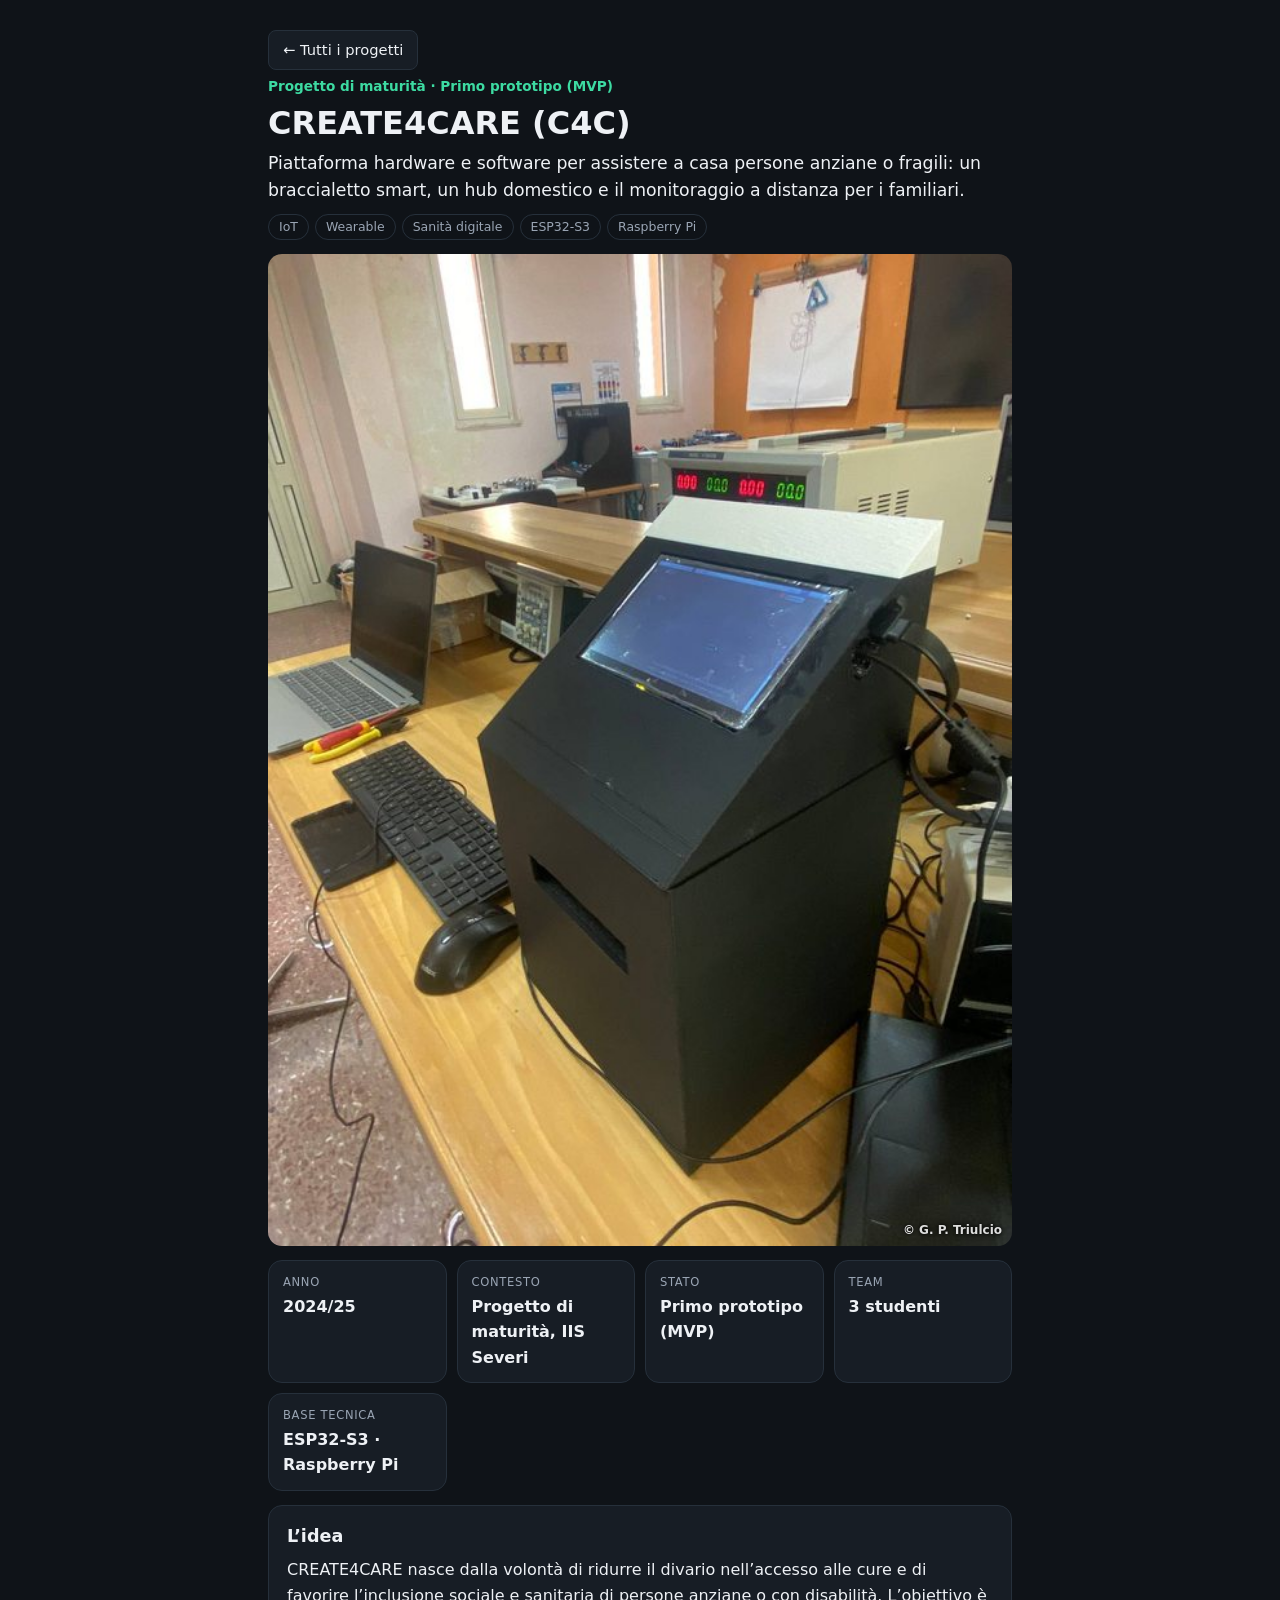
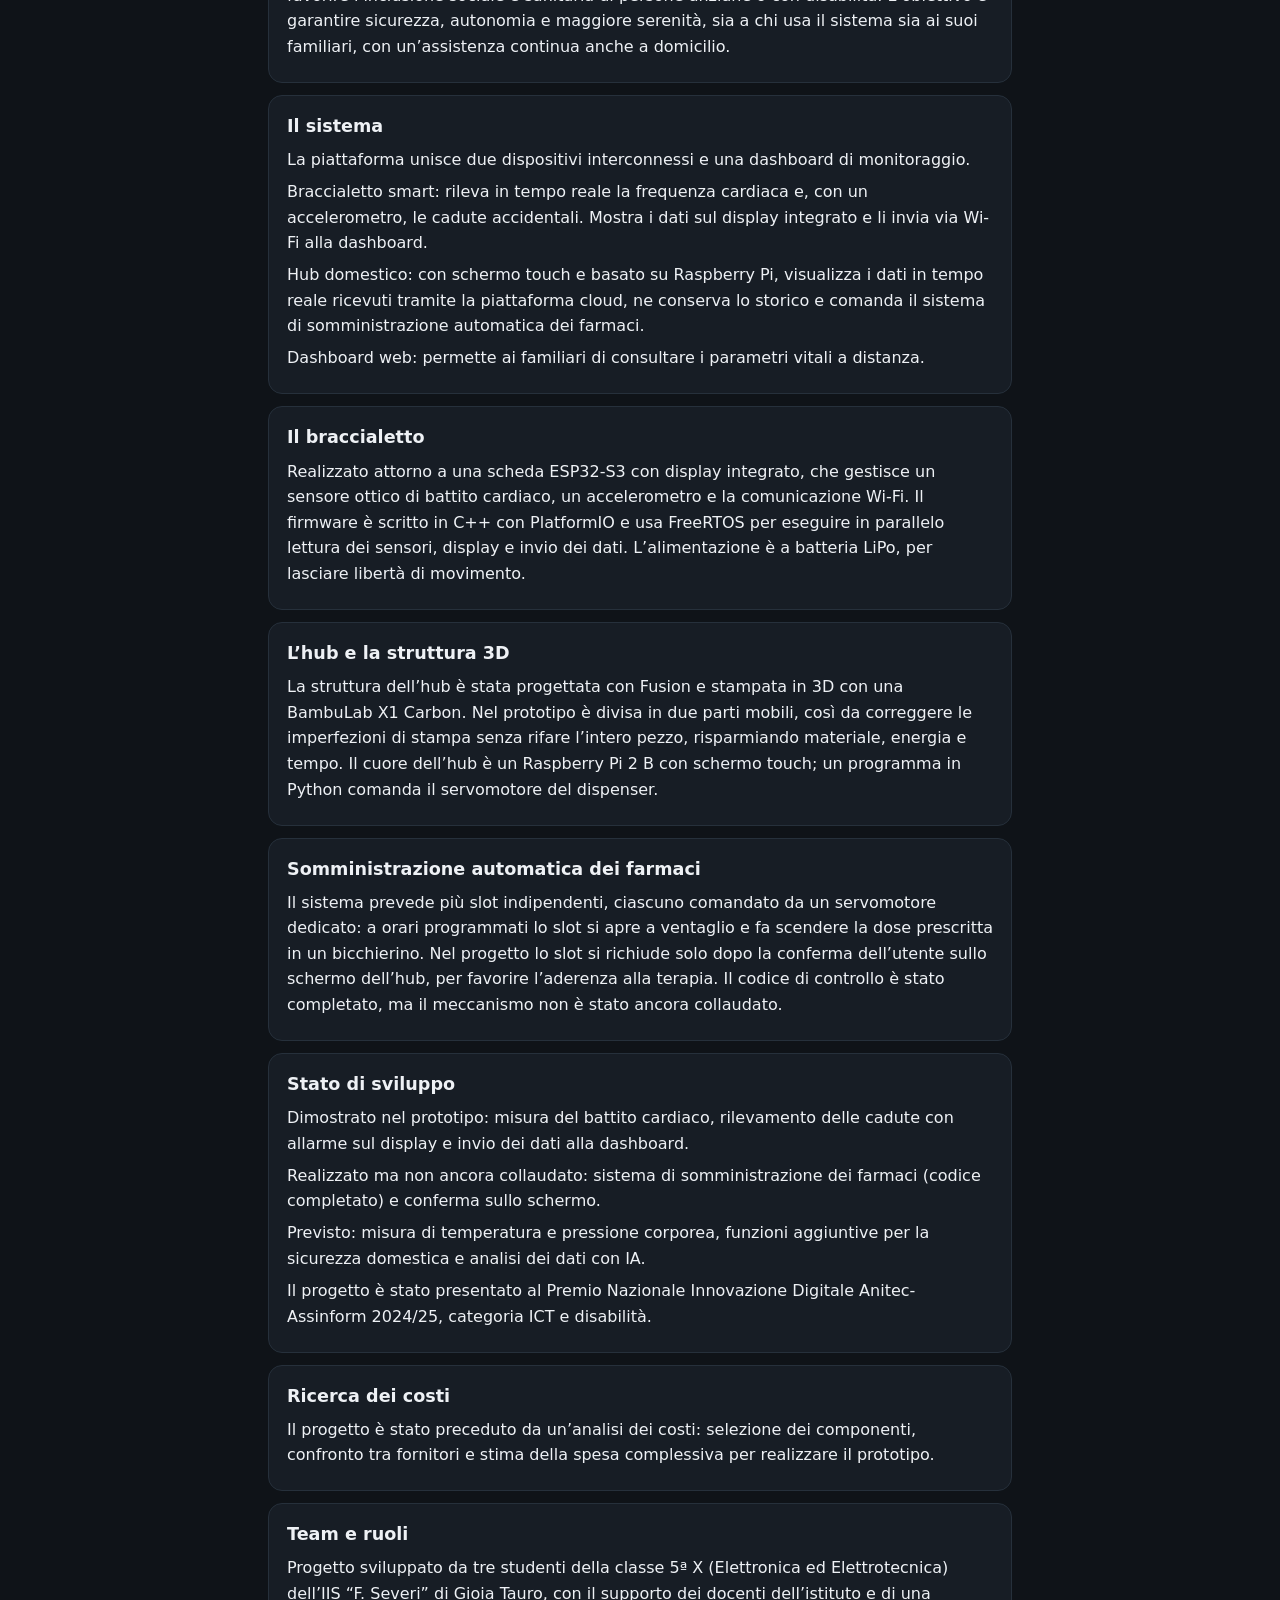
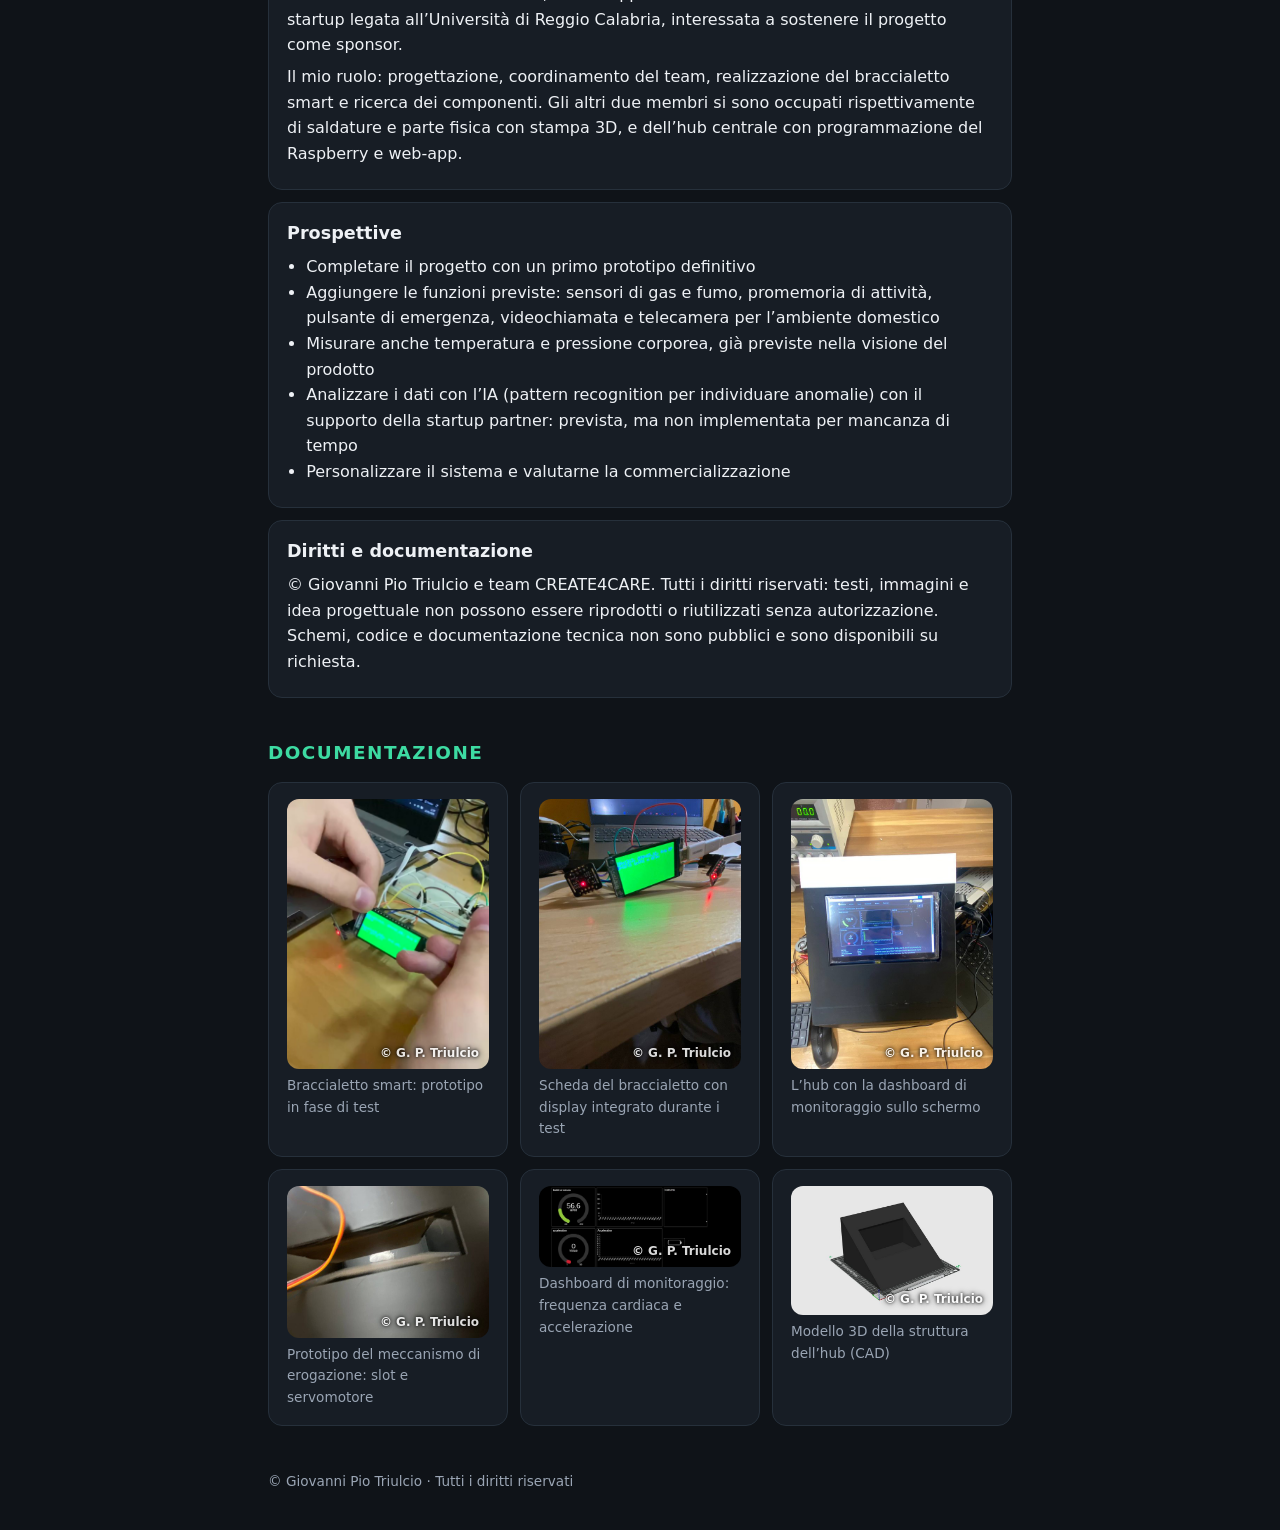
<file: create4care.html>
<!DOCTYPE html>
<html lang="it"><head><meta charset="utf-8"><meta name="viewport" content="width=device-width, initial-scale=1, viewport-fit=cover"><title>CREATE4CARE (C4C) – Giovanni Pio Triulcio</title><meta name="description" content="Piattaforma hardware e software per assistere a casa persone anziane o fragili: un braccialetto smart, un hub domestico e il monitoraggio a distanza per i familiari."><meta name="theme-color" content="#0a7d5a"><meta property="og:title" content="CREATE4CARE (C4C) – Giovanni Pio Triulcio"><meta property="og:description" content="Piattaforma hardware e software per assistere a casa persone anziane o fragili: un braccialetto smart, un hub domestico e il monitoraggio a distanza per i familiari."><meta property="og:type" content="website"><meta property="og:locale" content="it_IT"><link rel="icon" href="data:image/svg+xml,%3Csvg xmlns=%22http://www.w3.org/2000/svg%22 viewBox=%220 0 100 100%22%3E%3Ctext y=%22.9em%22 font-size=%2290%22%3E%E2%9A%A1%3C/text%3E%3C/svg%3E"><link rel="stylesheet" href="../assets/style.css"></head><body><main><p><a class="btn" href="../index.html">← Tutti i progetti</a></p><p class="badge">Progetto di maturità · Primo prototipo (MVP)</p><h1>CREATE4CARE (C4C)</h1><p class="lead">Piattaforma hardware e software per assistere a casa persone anziane o fragili: un braccialetto smart, un hub domestico e il monitoraggio a distanza per i familiari.</p><div><span class="tag">IoT</span><span class="tag">Wearable</span><span class="tag">Sanità digitale</span><span class="tag">ESP32-S3</span><span class="tag">Raspberry Pi</span></div><div class="hero"><div class="wm"><img src="../assets/c4c-hub.jpg" alt="CREATE4CARE (C4C)" draggable="false"></div></div><div class="facts"><div class="card"><div class="k">Anno</div><div class="v">2024/25</div></div><div class="card"><div class="k">Contesto</div><div class="v">Progetto di maturità, IIS Severi</div></div><div class="card"><div class="k">Stato</div><div class="v">Primo prototipo (MVP)</div></div><div class="card"><div class="k">Team</div><div class="v">3 studenti</div></div><div class="card"><div class="k">Base tecnica</div><div class="v">ESP32-S3 · Raspberry Pi</div></div></div><section class="card sec"><h2>L’idea</h2><p>CREATE4CARE nasce dalla volontà di ridurre il divario nell’accesso alle cure e di favorire l’inclusione sociale e sanitaria di persone anziane o con disabilità. L’obiettivo è garantire sicurezza, autonomia e maggiore serenità, sia a chi usa il sistema sia ai suoi familiari, con un’assistenza continua anche a domicilio.</p></section><section class="card sec"><h2>Il sistema</h2><p>La piattaforma unisce due dispositivi interconnessi e una dashboard di monitoraggio.</p><p>Braccialetto smart: rileva in tempo reale la frequenza cardiaca e, con un accelerometro, le cadute accidentali. Mostra i dati sul display integrato e li invia via Wi-Fi alla dashboard.</p><p>Hub domestico: con schermo touch e basato su Raspberry Pi, visualizza i dati in tempo reale ricevuti tramite la piattaforma cloud, ne conserva lo storico e comanda il sistema di somministrazione automatica dei farmaci.</p><p>Dashboard web: permette ai familiari di consultare i parametri vitali a distanza.</p></section><section class="card sec"><h2>Il braccialetto</h2><p>Realizzato attorno a una scheda ESP32-S3 con display integrato, che gestisce un sensore ottico di battito cardiaco, un accelerometro e la comunicazione Wi-Fi. Il firmware è scritto in C++ con PlatformIO e usa FreeRTOS per eseguire in parallelo lettura dei sensori, display e invio dei dati. L’alimentazione è a batteria LiPo, per lasciare libertà di movimento.</p></section><section class="card sec"><h2>L’hub e la struttura 3D</h2><p>La struttura dell’hub è stata progettata con Fusion e stampata in 3D con una BambuLab X1 Carbon. Nel prototipo è divisa in due parti mobili, così da correggere le imperfezioni di stampa senza rifare l’intero pezzo, risparmiando materiale, energia e tempo. Il cuore dell’hub è un Raspberry Pi 2 B con schermo touch; un programma in Python comanda il servomotore del dispenser.</p></section><section class="card sec"><h2>Somministrazione automatica dei farmaci</h2><p>Il sistema prevede più slot indipendenti, ciascuno comandato da un servomotore dedicato: a orari programmati lo slot si apre a ventaglio e fa scendere la dose prescritta in un bicchierino. Nel progetto lo slot si richiude solo dopo la conferma dell’utente sullo schermo dell’hub, per favorire l’aderenza alla terapia. Il codice di controllo è stato completato, ma il meccanismo non è stato ancora collaudato.</p></section><section class="card sec"><h2>Stato di sviluppo</h2><p>Dimostrato nel prototipo: misura del battito cardiaco, rilevamento delle cadute con allarme sul display e invio dei dati alla dashboard.</p><p>Realizzato ma non ancora collaudato: sistema di somministrazione dei farmaci (codice completato) e conferma sullo schermo.</p><p>Previsto: misura di temperatura e pressione corporea, funzioni aggiuntive per la sicurezza domestica e analisi dei dati con IA.</p><p>Il progetto è stato presentato al Premio Nazionale Innovazione Digitale Anitec-Assinform 2024/25, categoria ICT e disabilità.</p></section><section class="card sec"><h2>Ricerca dei costi</h2><p>Il progetto è stato preceduto da un’analisi dei costi: selezione dei componenti, confronto tra fornitori e stima della spesa complessiva per realizzare il prototipo.</p></section><section class="card sec"><h2>Team e ruoli</h2><p>Progetto sviluppato da tre studenti della classe 5ª X (Elettronica ed Elettrotecnica) dell’IIS “F. Severi” di Gioia Tauro, con il supporto dei docenti dell’istituto e di una startup legata all’Università di Reggio Calabria, interessata a sostenere il progetto come sponsor.</p><p>Il mio ruolo: progettazione, coordinamento del team, realizzazione del braccialetto smart e ricerca dei componenti. Gli altri due membri si sono occupati rispettivamente di saldature e parte fisica con stampa 3D, e dell’hub centrale con programmazione del Raspberry e web-app.</p></section><section class="card sec"><h2>Prospettive</h2><ul><li>Completare il progetto con un primo prototipo definitivo</li><li>Aggiungere le funzioni previste: sensori di gas e fumo, promemoria di attività, pulsante di emergenza, videochiamata e telecamera per l’ambiente domestico</li><li>Misurare anche temperatura e pressione corporea, già previste nella visione del prodotto</li><li>Analizzare i dati con l’IA (pattern recognition per individuare anomalie) con il supporto della startup partner: prevista, ma non implementata per mancanza di tempo</li><li>Personalizzare il sistema e valutarne la commercializzazione</li></ul></section><section class="card sec"><h2>Diritti e documentazione</h2><p>© Giovanni Pio Triulcio e team CREATE4CARE. Tutti i diritti riservati: testi, immagini e idea progettuale non possono essere riprodotti o riutilizzati senza autorizzazione. Schemi, codice e documentazione tecnica non sono pubblici e sono disponibili su richiesta.</p></section><h2>Documentazione</h2><div class="gal"><figure class="card"><div class="wm"><img src="../assets/c4c-braccialetto.jpg" alt="Braccialetto smart: prototipo in fase di test" loading="lazy" draggable="false"></div><figcaption>Braccialetto smart: prototipo in fase di test</figcaption></figure><figure class="card"><div class="wm"><img src="../assets/c4c-scheda-braccialetto.jpg" alt="Scheda del braccialetto con display integrato durante i test" loading="lazy" draggable="false"></div><figcaption>Scheda del braccialetto con display integrato durante i test</figcaption></figure><figure class="card"><div class="wm"><img src="../assets/c4c-hub-dashboard.jpg" alt="L’hub con la dashboard di monitoraggio sullo schermo" loading="lazy" draggable="false"></div><figcaption>L’hub con la dashboard di monitoraggio sullo schermo</figcaption></figure><figure class="card"><div class="wm"><img src="../assets/c4c-dispenser.jpg" alt="Prototipo del meccanismo di erogazione: slot e servomotore" loading="lazy" draggable="false"></div><figcaption>Prototipo del meccanismo di erogazione: slot e servomotore</figcaption></figure><figure class="card"><div class="wm"><img src="../assets/c4c-dashboard.jpg" alt="Dashboard di monitoraggio: frequenza cardiaca e accelerazione" loading="lazy" draggable="false"></div><figcaption>Dashboard di monitoraggio: frequenza cardiaca e accelerazione</figcaption></figure><figure class="card"><div class="wm"><img src="../assets/c4c-modello-3d.jpg" alt="Modello 3D della struttura dell’hub (CAD)" loading="lazy" draggable="false"></div><figcaption>Modello 3D della struttura dell’hub (CAD)</figcaption></figure></div></main><footer><p>© Giovanni Pio Triulcio · Tutti i diritti riservati</p></footer></body></html>
</file>
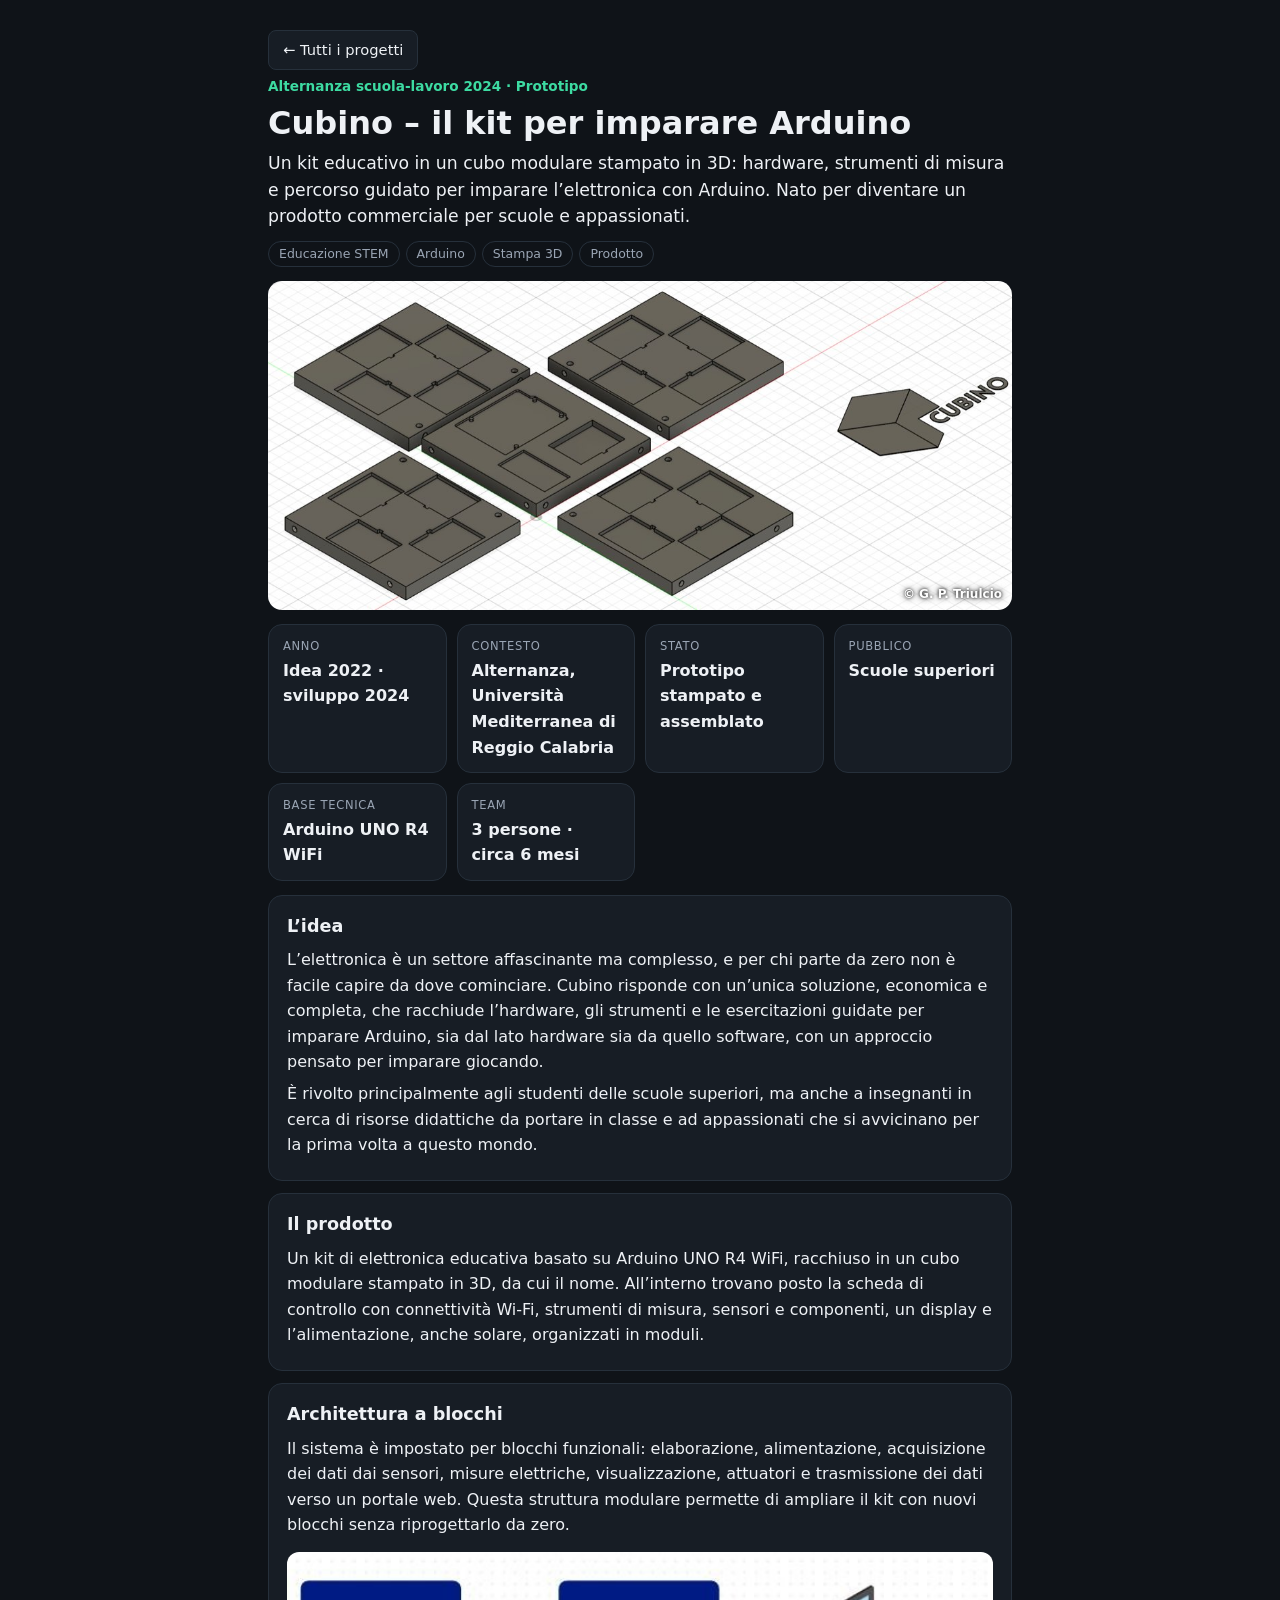
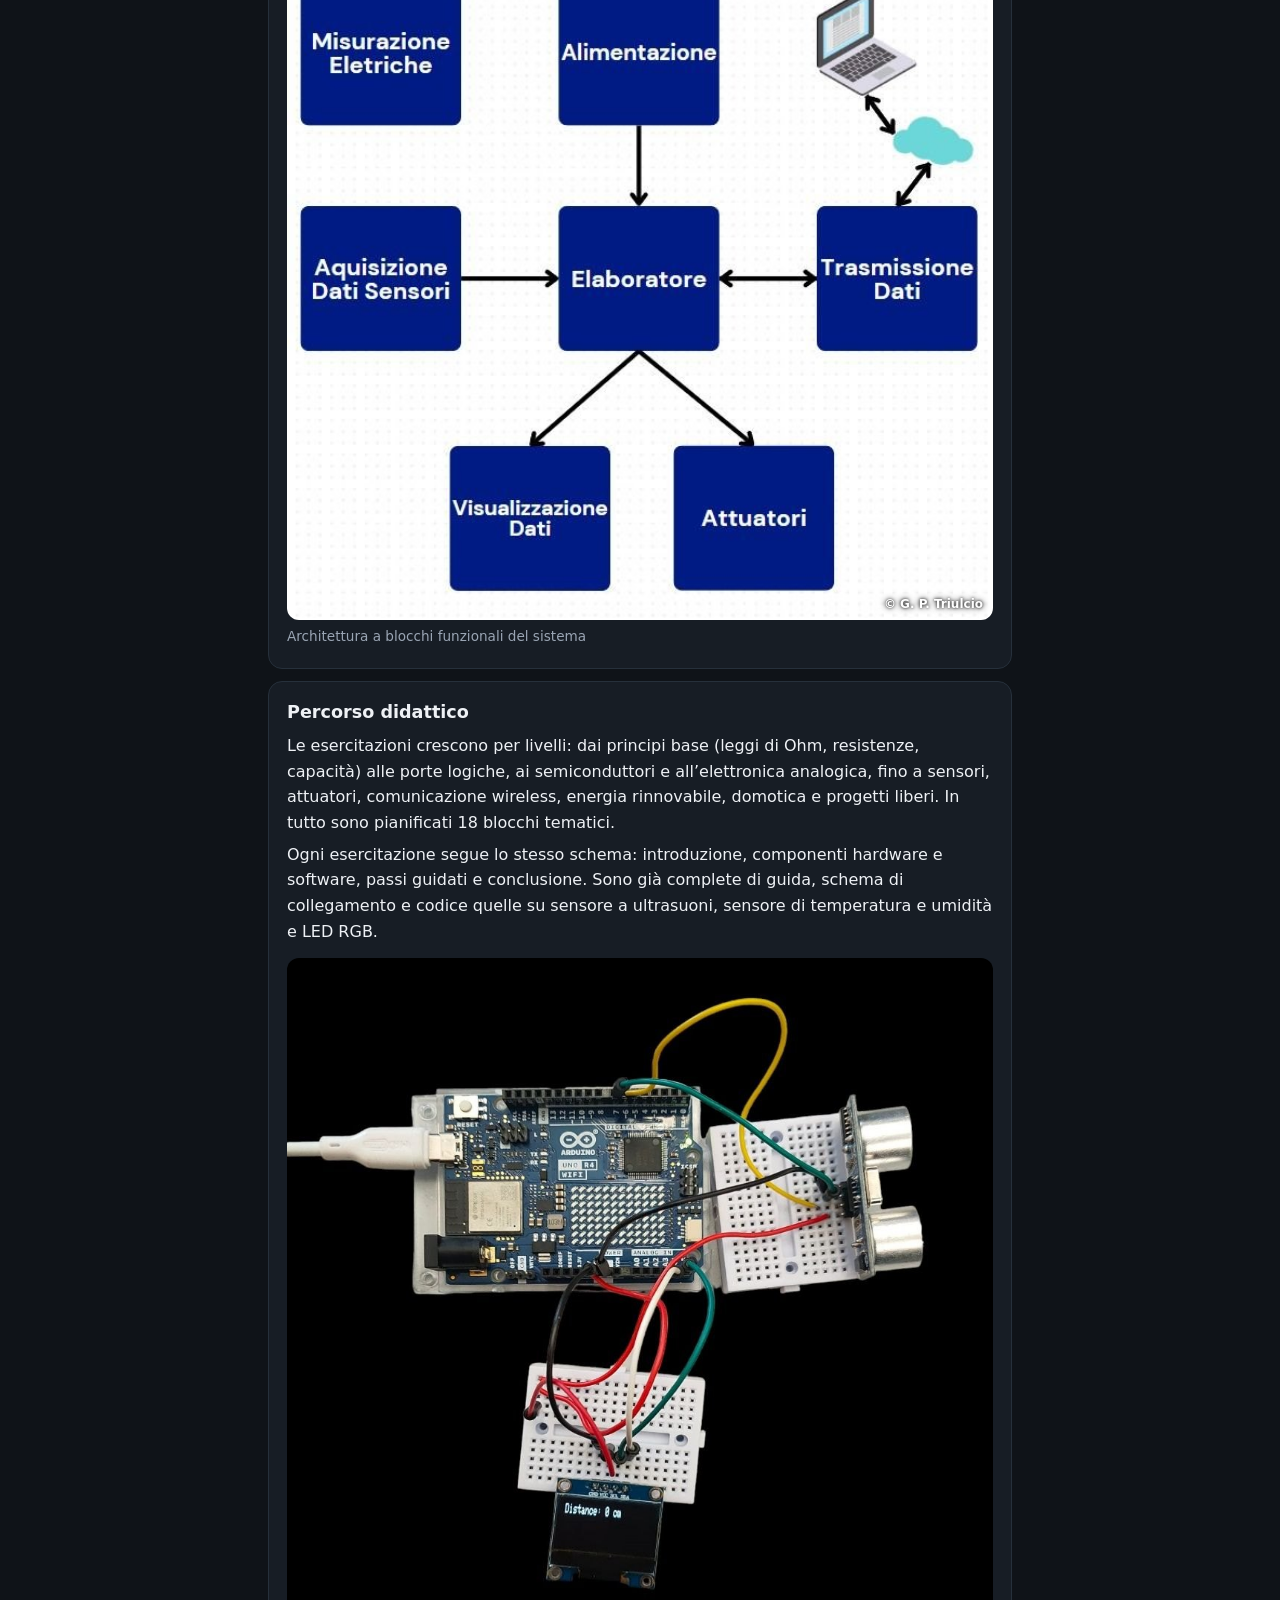
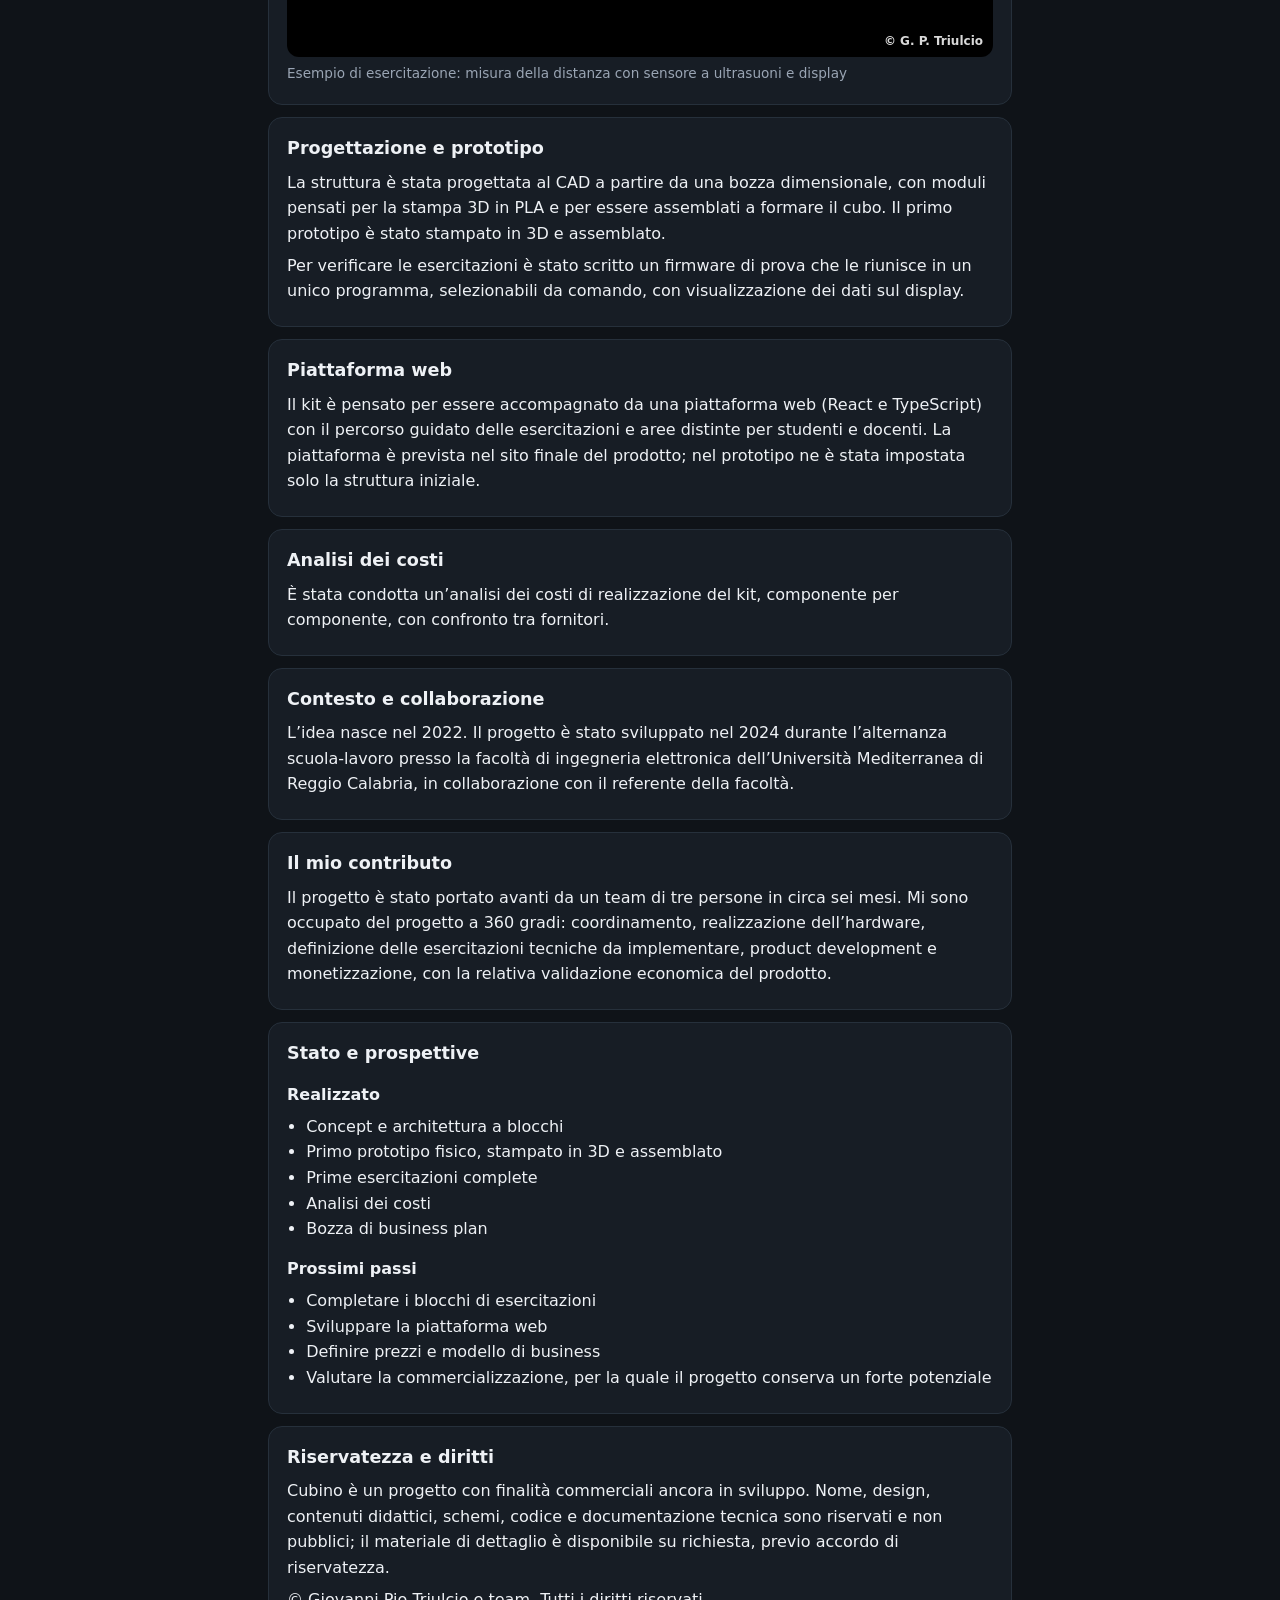
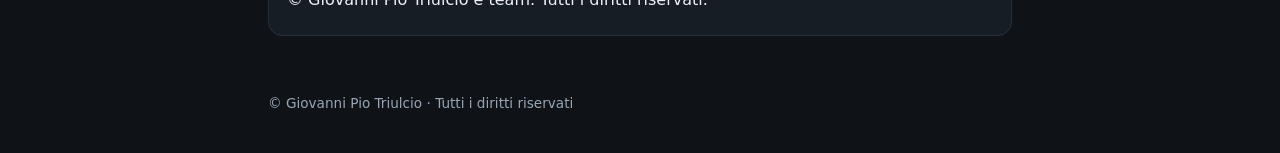
<file: cubino.html>
<!DOCTYPE html>
<html lang="it"><head><meta charset="utf-8"><meta name="viewport" content="width=device-width, initial-scale=1, viewport-fit=cover"><title>Cubino – il kit per imparare Arduino – Giovanni Pio Triulcio</title><meta name="description" content="Un kit educativo in un cubo modulare stampato in 3D: hardware, strumenti di misura e percorso guidato per imparare l’elettronica con Arduino. Nato per diventare un prodotto commerciale per scuole e appassionati."><meta name="theme-color" content="#0a7d5a"><meta property="og:title" content="Cubino – il kit per imparare Arduino – Giovanni Pio Triulcio"><meta property="og:description" content="Un kit educativo in un cubo modulare stampato in 3D: hardware, strumenti di misura e percorso guidato per imparare l’elettronica con Arduino. Nato per diventare un prodotto commerciale per scuole e appassionati."><meta property="og:type" content="website"><meta property="og:locale" content="it_IT"><link rel="icon" href="data:image/svg+xml,%3Csvg xmlns=%22http://www.w3.org/2000/svg%22 viewBox=%220 0 100 100%22%3E%3Ctext y=%22.9em%22 font-size=%2290%22%3E%E2%9A%A1%3C/text%3E%3C/svg%3E"><link rel="stylesheet" href="../assets/style.css"></head><body><main><p><a class="btn" href="../index.html">← Tutti i progetti</a></p><p class="badge">Alternanza scuola-lavoro 2024 · Prototipo</p><h1>Cubino – il kit per imparare Arduino</h1><p class="lead">Un kit educativo in un cubo modulare stampato in 3D: hardware, strumenti di misura e percorso guidato per imparare l’elettronica con Arduino. Nato per diventare un prodotto commerciale per scuole e appassionati.</p><div><span class="tag">Educazione STEM</span><span class="tag">Arduino</span><span class="tag">Stampa 3D</span><span class="tag">Prodotto</span></div><div class="hero"><div class="wm"><img src="../assets/cubino-moduli.jpg" alt="Cubino – il kit per imparare Arduino" draggable="false"></div></div><div class="facts"><div class="card"><div class="k">Anno</div><div class="v">Idea 2022 · sviluppo 2024</div></div><div class="card"><div class="k">Contesto</div><div class="v">Alternanza, Università Mediterranea di Reggio Calabria</div></div><div class="card"><div class="k">Stato</div><div class="v">Prototipo stampato e assemblato</div></div><div class="card"><div class="k">Pubblico</div><div class="v">Scuole superiori</div></div><div class="card"><div class="k">Base tecnica</div><div class="v">Arduino UNO R4 WiFi</div></div><div class="card"><div class="k">Team</div><div class="v">3 persone · circa 6 mesi</div></div></div><section class="card sec"><h2>L’idea</h2><p>L’elettronica è un settore affascinante ma complesso, e per chi parte da zero non è facile capire da dove cominciare. Cubino risponde con un’unica soluzione, economica e completa, che racchiude l’hardware, gli strumenti e le esercitazioni guidate per imparare Arduino, sia dal lato hardware sia da quello software, con un approccio pensato per imparare giocando.</p><p>È rivolto principalmente agli studenti delle scuole superiori, ma anche a insegnanti in cerca di risorse didattiche da portare in classe e ad appassionati che si avvicinano per la prima volta a questo mondo.</p></section><section class="card sec"><h2>Il prodotto</h2><p>Un kit di elettronica educativa basato su Arduino UNO R4 WiFi, racchiuso in un cubo modulare stampato in 3D, da cui il nome. All’interno trovano posto la scheda di controllo con connettività Wi-Fi, strumenti di misura, sensori e componenti, un display e l’alimentazione, anche solare, organizzati in moduli.</p></section><section class="card sec"><h2>Architettura a blocchi</h2><p>Il sistema è impostato per blocchi funzionali: elaborazione, alimentazione, acquisizione dei dati dai sensori, misure elettriche, visualizzazione, attuatori e trasmissione dei dati verso un portale web. Questa struttura modulare permette di ampliare il kit con nuovi blocchi senza riprogettarlo da zero.</p><figure><div class="wm"><img src="../assets/cubino-blocchi.jpg" alt="Architettura a blocchi funzionali del sistema" loading="lazy" draggable="false"></div><figcaption>Architettura a blocchi funzionali del sistema</figcaption></figure></section><section class="card sec"><h2>Percorso didattico</h2><p>Le esercitazioni crescono per livelli: dai principi base (leggi di Ohm, resistenze, capacità) alle porte logiche, ai semiconduttori e all’elettronica analogica, fino a sensori, attuatori, comunicazione wireless, energia rinnovabile, domotica e progetti liberi. In tutto sono pianificati 18 blocchi tematici.</p><p>Ogni esercitazione segue lo stesso schema: introduzione, componenti hardware e software, passi guidati e conclusione. Sono già complete di guida, schema di collegamento e codice quelle su sensore a ultrasuoni, sensore di temperatura e umidità e LED RGB.</p><figure><div class="wm"><img src="../assets/cubino-esercitazione.jpg" alt="Esempio di esercitazione: misura della distanza con sensore a ultrasuoni e display" loading="lazy" draggable="false"></div><figcaption>Esempio di esercitazione: misura della distanza con sensore a ultrasuoni e display</figcaption></figure></section><section class="card sec"><h2>Progettazione e prototipo</h2><p>La struttura è stata progettata al CAD a partire da una bozza dimensionale, con moduli pensati per la stampa 3D in PLA e per essere assemblati a formare il cubo. Il primo prototipo è stato stampato in 3D e assemblato.</p><p>Per verificare le esercitazioni è stato scritto un firmware di prova che le riunisce in un unico programma, selezionabili da comando, con visualizzazione dei dati sul display.</p></section><section class="card sec"><h2>Piattaforma web</h2><p>Il kit è pensato per essere accompagnato da una piattaforma web (React e TypeScript) con il percorso guidato delle esercitazioni e aree distinte per studenti e docenti. La piattaforma è prevista nel sito finale del prodotto; nel prototipo ne è stata impostata solo la struttura iniziale.</p></section><section class="card sec"><h2>Analisi dei costi</h2><p>È stata condotta un’analisi dei costi di realizzazione del kit, componente per componente, con confronto tra fornitori.</p></section><section class="card sec"><h2>Contesto e collaborazione</h2><p>L’idea nasce nel 2022. Il progetto è stato sviluppato nel 2024 durante l’alternanza scuola-lavoro presso la facoltà di ingegneria elettronica dell’Università Mediterranea di Reggio Calabria, in collaborazione con il referente della facoltà.</p></section><section class="card sec"><h2>Il mio contributo</h2><p>Il progetto è stato portato avanti da un team di tre persone in circa sei mesi. Mi sono occupato del progetto a 360 gradi: coordinamento, realizzazione dell’hardware, definizione delle esercitazioni tecniche da implementare, product development e monetizzazione, con la relativa validazione economica del prodotto.</p></section><section class="card sec"><h2>Stato e prospettive</h2><p class="sub">Realizzato</p><ul><li>Concept e architettura a blocchi</li><li>Primo prototipo fisico, stampato in 3D e assemblato</li><li>Prime esercitazioni complete</li><li>Analisi dei costi</li><li>Bozza di business plan</li></ul><p class="sub">Prossimi passi</p><ul><li>Completare i blocchi di esercitazioni</li><li>Sviluppare la piattaforma web</li><li>Definire prezzi e modello di business</li><li>Valutare la commercializzazione, per la quale il progetto conserva un forte potenziale</li></ul></section><section class="card sec"><h2>Riservatezza e diritti</h2><p>Cubino è un progetto con finalità commerciali ancora in sviluppo. Nome, design, contenuti didattici, schemi, codice e documentazione tecnica sono riservati e non pubblici; il materiale di dettaglio è disponibile su richiesta, previo accordo di riservatezza.</p><p>© Giovanni Pio Triulcio e team. Tutti i diritti riservati.</p></section></main><footer><p>© Giovanni Pio Triulcio · Tutti i diritti riservati</p></footer></body></html>
</file>
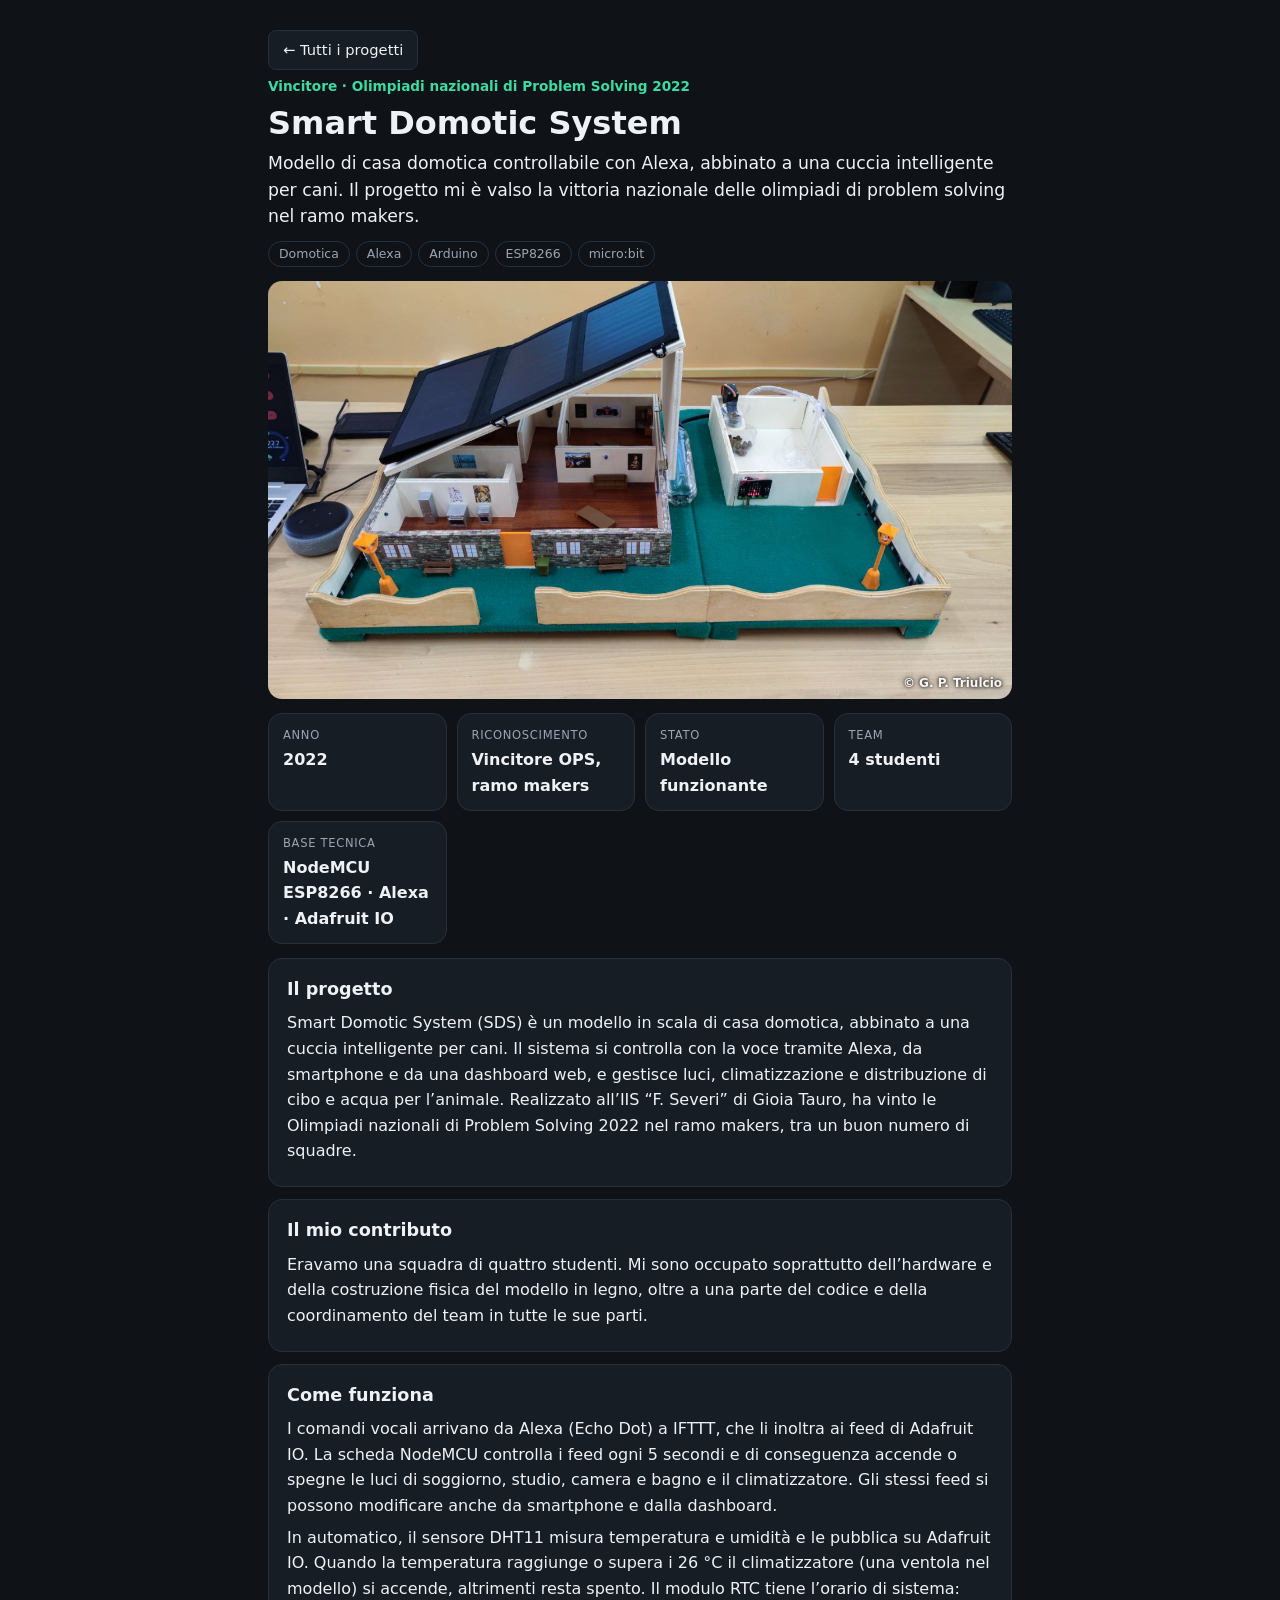
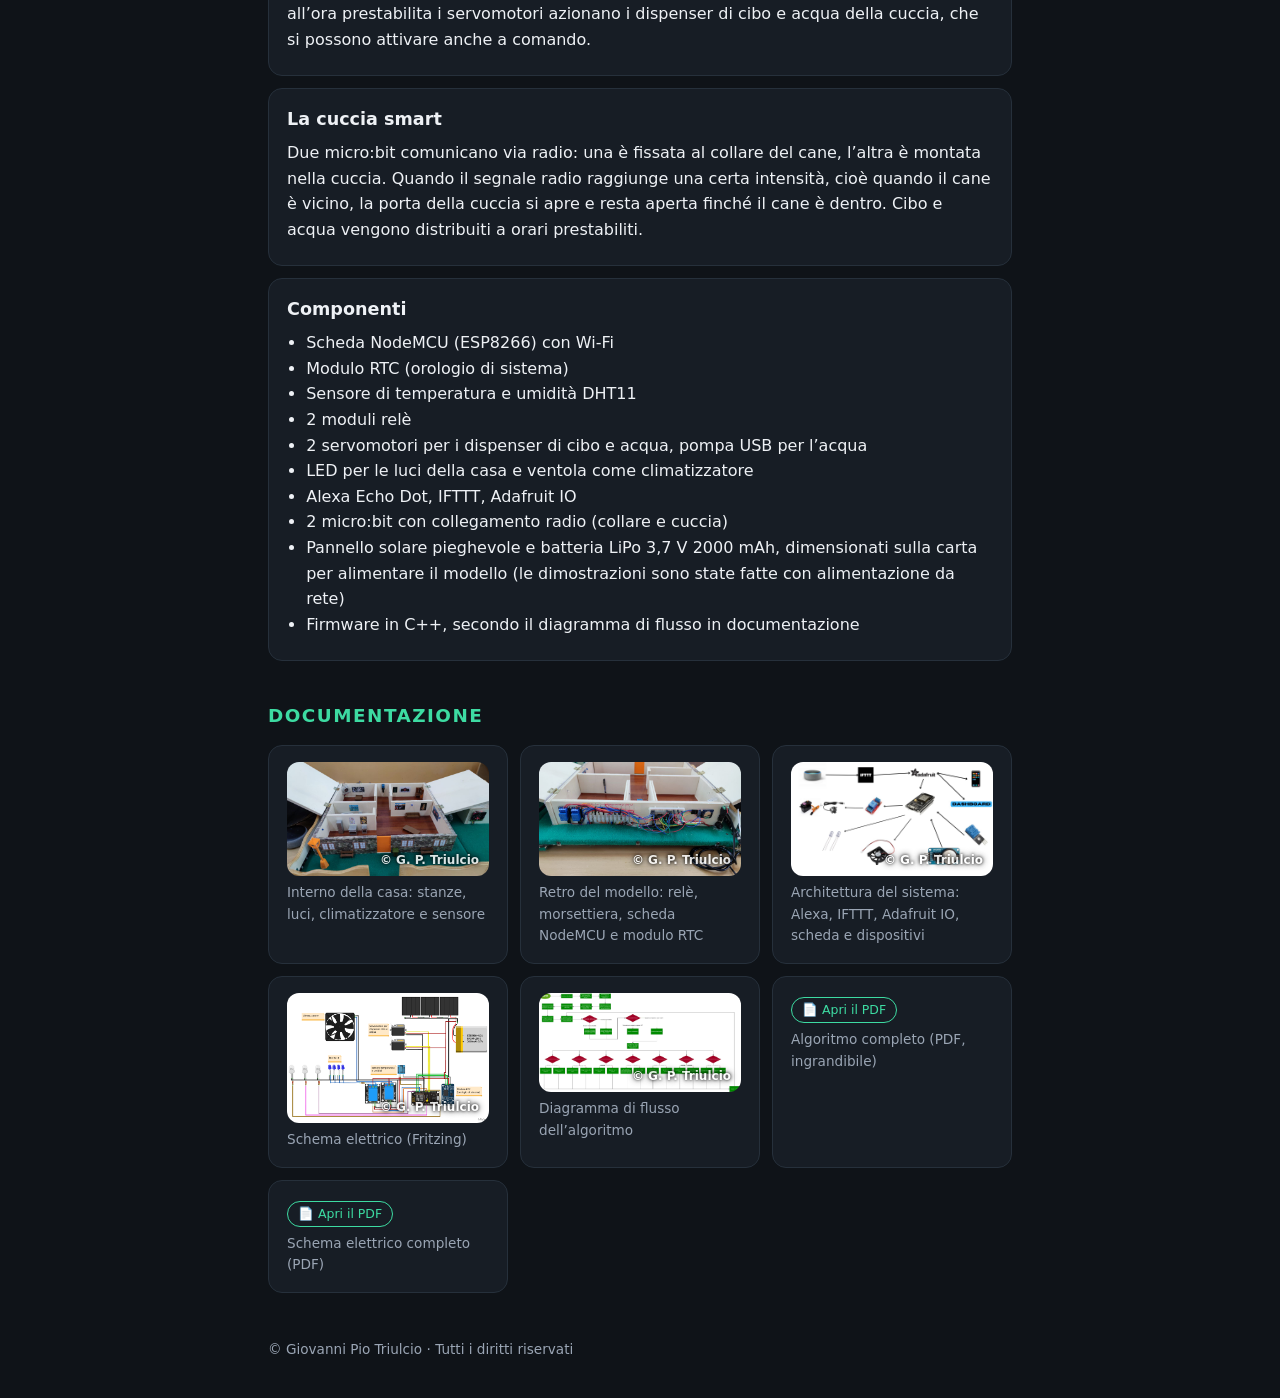
<file: smart-domotic-system.html>
<!DOCTYPE html>
<html lang="it"><head><meta charset="utf-8"><meta name="viewport" content="width=device-width, initial-scale=1, viewport-fit=cover"><title>Smart Domotic System – Giovanni Pio Triulcio</title><meta name="description" content="Modello di casa domotica controllabile con Alexa, abbinato a una cuccia intelligente per cani. Il progetto mi è valso la vittoria nazionale delle olimpiadi di problem solving nel ramo makers."><meta name="theme-color" content="#0a7d5a"><meta property="og:title" content="Smart Domotic System – Giovanni Pio Triulcio"><meta property="og:description" content="Modello di casa domotica controllabile con Alexa, abbinato a una cuccia intelligente per cani. Il progetto mi è valso la vittoria nazionale delle olimpiadi di problem solving nel ramo makers."><meta property="og:type" content="website"><meta property="og:locale" content="it_IT"><link rel="icon" href="data:image/svg+xml,%3Csvg xmlns=%22http://www.w3.org/2000/svg%22 viewBox=%220 0 100 100%22%3E%3Ctext y=%22.9em%22 font-size=%2290%22%3E%E2%9A%A1%3C/text%3E%3C/svg%3E"><link rel="stylesheet" href="../assets/style.css"></head><body><main><p><a class="btn" href="../index.html">← Tutti i progetti</a></p><p class="badge">Vincitore · Olimpiadi nazionali di Problem Solving 2022</p><h1>Smart Domotic System</h1><p class="lead">Modello di casa domotica controllabile con Alexa, abbinato a una cuccia intelligente per cani. Il progetto mi è valso la vittoria nazionale delle olimpiadi di problem solving nel ramo makers.</p><div><span class="tag">Domotica</span><span class="tag">Alexa</span><span class="tag">Arduino</span><span class="tag">ESP8266</span><span class="tag">micro:bit</span></div><div class="hero"><div class="wm"><img src="../assets/sds-modello-completo.jpg" alt="Smart Domotic System" draggable="false"></div></div><div class="facts"><div class="card"><div class="k">Anno</div><div class="v">2022</div></div><div class="card"><div class="k">Riconoscimento</div><div class="v">Vincitore OPS, ramo makers</div></div><div class="card"><div class="k">Stato</div><div class="v">Modello funzionante</div></div><div class="card"><div class="k">Team</div><div class="v">4 studenti</div></div><div class="card"><div class="k">Base tecnica</div><div class="v">NodeMCU ESP8266 · Alexa · Adafruit IO</div></div></div><section class="card sec"><h2>Il progetto</h2><p>Smart Domotic System (SDS) è un modello in scala di casa domotica, abbinato a una cuccia intelligente per cani. Il sistema si controlla con la voce tramite Alexa, da smartphone e da una dashboard web, e gestisce luci, climatizzazione e distribuzione di cibo e acqua per l’animale. Realizzato all’IIS “F. Severi” di Gioia Tauro, ha vinto le Olimpiadi nazionali di Problem Solving 2022 nel ramo makers, tra un buon numero di squadre.</p></section><section class="card sec"><h2>Il mio contributo</h2><p>Eravamo una squadra di quattro studenti. Mi sono occupato soprattutto dell’hardware e della costruzione fisica del modello in legno, oltre a una parte del codice e della coordinamento del team in tutte le sue parti.</p></section><section class="card sec"><h2>Come funziona</h2><p>I comandi vocali arrivano da Alexa (Echo Dot) a IFTTT, che li inoltra ai feed di Adafruit IO. La scheda NodeMCU controlla i feed ogni 5 secondi e di conseguenza accende o spegne le luci di soggiorno, studio, camera e bagno e il climatizzatore. Gli stessi feed si possono modificare anche da smartphone e dalla dashboard.</p><p>In automatico, il sensore DHT11 misura temperatura e umidità e le pubblica su Adafruit IO. Quando la temperatura raggiunge o supera i 26 °C il climatizzatore (una ventola nel modello) si accende, altrimenti resta spento. Il modulo RTC tiene l’orario di sistema: all’ora prestabilita i servomotori azionano i dispenser di cibo e acqua della cuccia, che si possono attivare anche a comando.</p></section><section class="card sec"><h2>La cuccia smart</h2><p>Due micro:bit comunicano via radio: una è fissata al collare del cane, l’altra è montata nella cuccia. Quando il segnale radio raggiunge una certa intensità, cioè quando il cane è vicino, la porta della cuccia si apre e resta aperta finché il cane è dentro. Cibo e acqua vengono distribuiti a orari prestabiliti.</p></section><section class="card sec"><h2>Componenti</h2><ul><li>Scheda NodeMCU (ESP8266) con Wi-Fi</li><li>Modulo RTC (orologio di sistema)</li><li>Sensore di temperatura e umidità DHT11</li><li>2 moduli relè</li><li>2 servomotori per i dispenser di cibo e acqua, pompa USB per l’acqua</li><li>LED per le luci della casa e ventola come climatizzatore</li><li>Alexa Echo Dot, IFTTT, Adafruit IO</li><li>2 micro:bit con collegamento radio (collare e cuccia)</li><li>Pannello solare pieghevole e batteria LiPo 3,7 V 2000 mAh, dimensionati sulla carta per alimentare il modello (le dimostrazioni sono state fatte con alimentazione da rete)</li><li>Firmware in C++, secondo il diagramma di flusso in documentazione</li></ul></section><h2>Documentazione</h2><div class="gal"><figure class="card"><div class="wm"><img src="../assets/sds-interno-casa.jpg" alt="Interno della casa: stanze, luci, climatizzatore e sensore" loading="lazy" draggable="false"></div><figcaption>Interno della casa: stanze, luci, climatizzatore e sensore</figcaption></figure><figure class="card"><div class="wm"><img src="../assets/sds-retro-modello.jpg" alt="Retro del modello: relè, morsettiera, scheda NodeMCU e modulo RTC" loading="lazy" draggable="false"></div><figcaption>Retro del modello: relè, morsettiera, scheda NodeMCU e modulo RTC</figcaption></figure><figure class="card"><div class="wm"><img src="../assets/sds-architettura.jpg" alt="Architettura del sistema: Alexa, IFTTT, Adafruit IO, scheda e dispositivi" loading="lazy" draggable="false"></div><figcaption>Architettura del sistema: Alexa, IFTTT, Adafruit IO, scheda e dispositivi</figcaption></figure><figure class="card"><div class="wm"><img src="../assets/sds-schema-elettrico.png" alt="Schema elettrico (Fritzing)" loading="lazy" draggable="false"></div><figcaption>Schema elettrico (Fritzing)</figcaption></figure><figure class="card"><div class="wm"><img src="../assets/sds-algoritmo.png" alt="Diagramma di flusso dell’algoritmo" loading="lazy" draggable="false"></div><figcaption>Diagramma di flusso dell’algoritmo</figcaption></figure><figure class="card"><a class="tag lnk" href="../assets/sds-algoritmo.pdf" target="_blank" rel="noopener">📄 Apri il PDF</a><figcaption>Algoritmo completo (PDF, ingrandibile)</figcaption></figure><figure class="card"><a class="tag lnk" href="../assets/sds-schema-elettrico.pdf" target="_blank" rel="noopener">📄 Apri il PDF</a><figcaption>Schema elettrico completo (PDF)</figcaption></figure></div></main><footer><p>© Giovanni Pio Triulcio · Tutti i diritti riservati</p></footer></body></html>
</file>
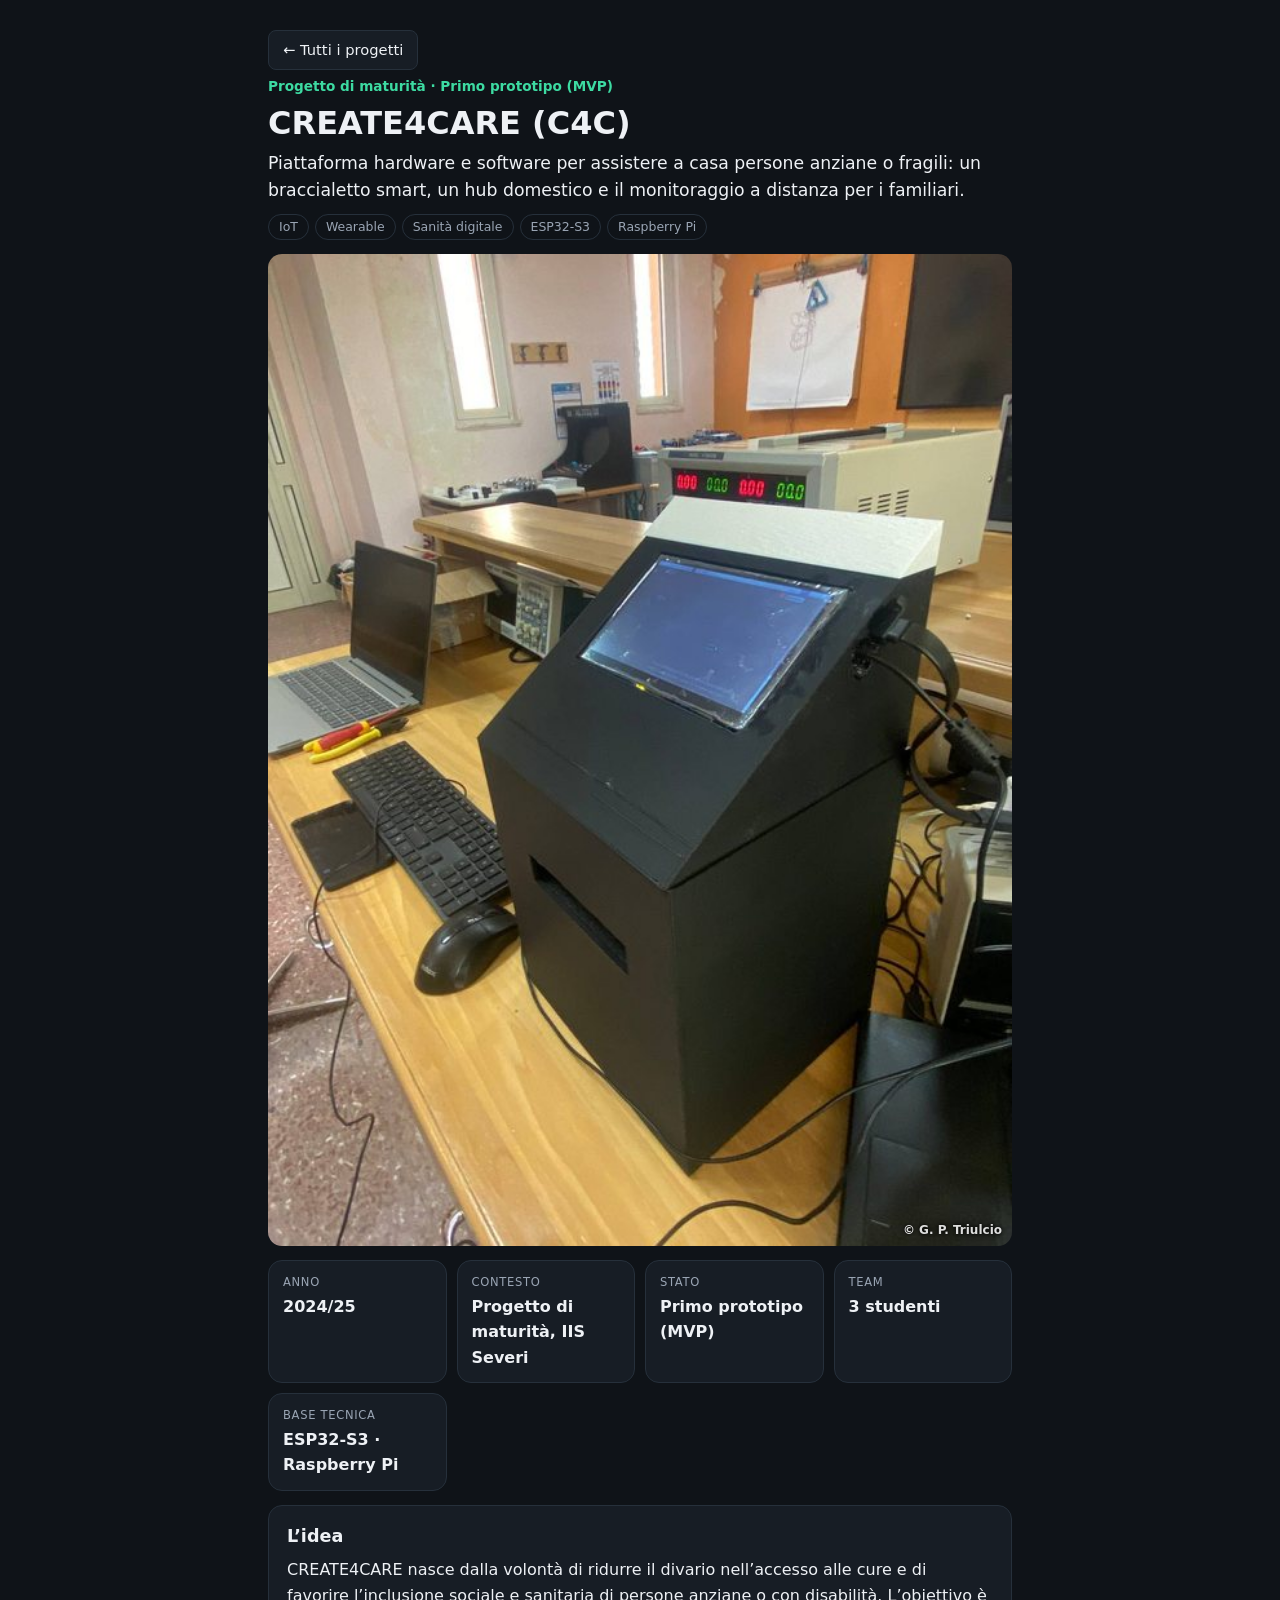
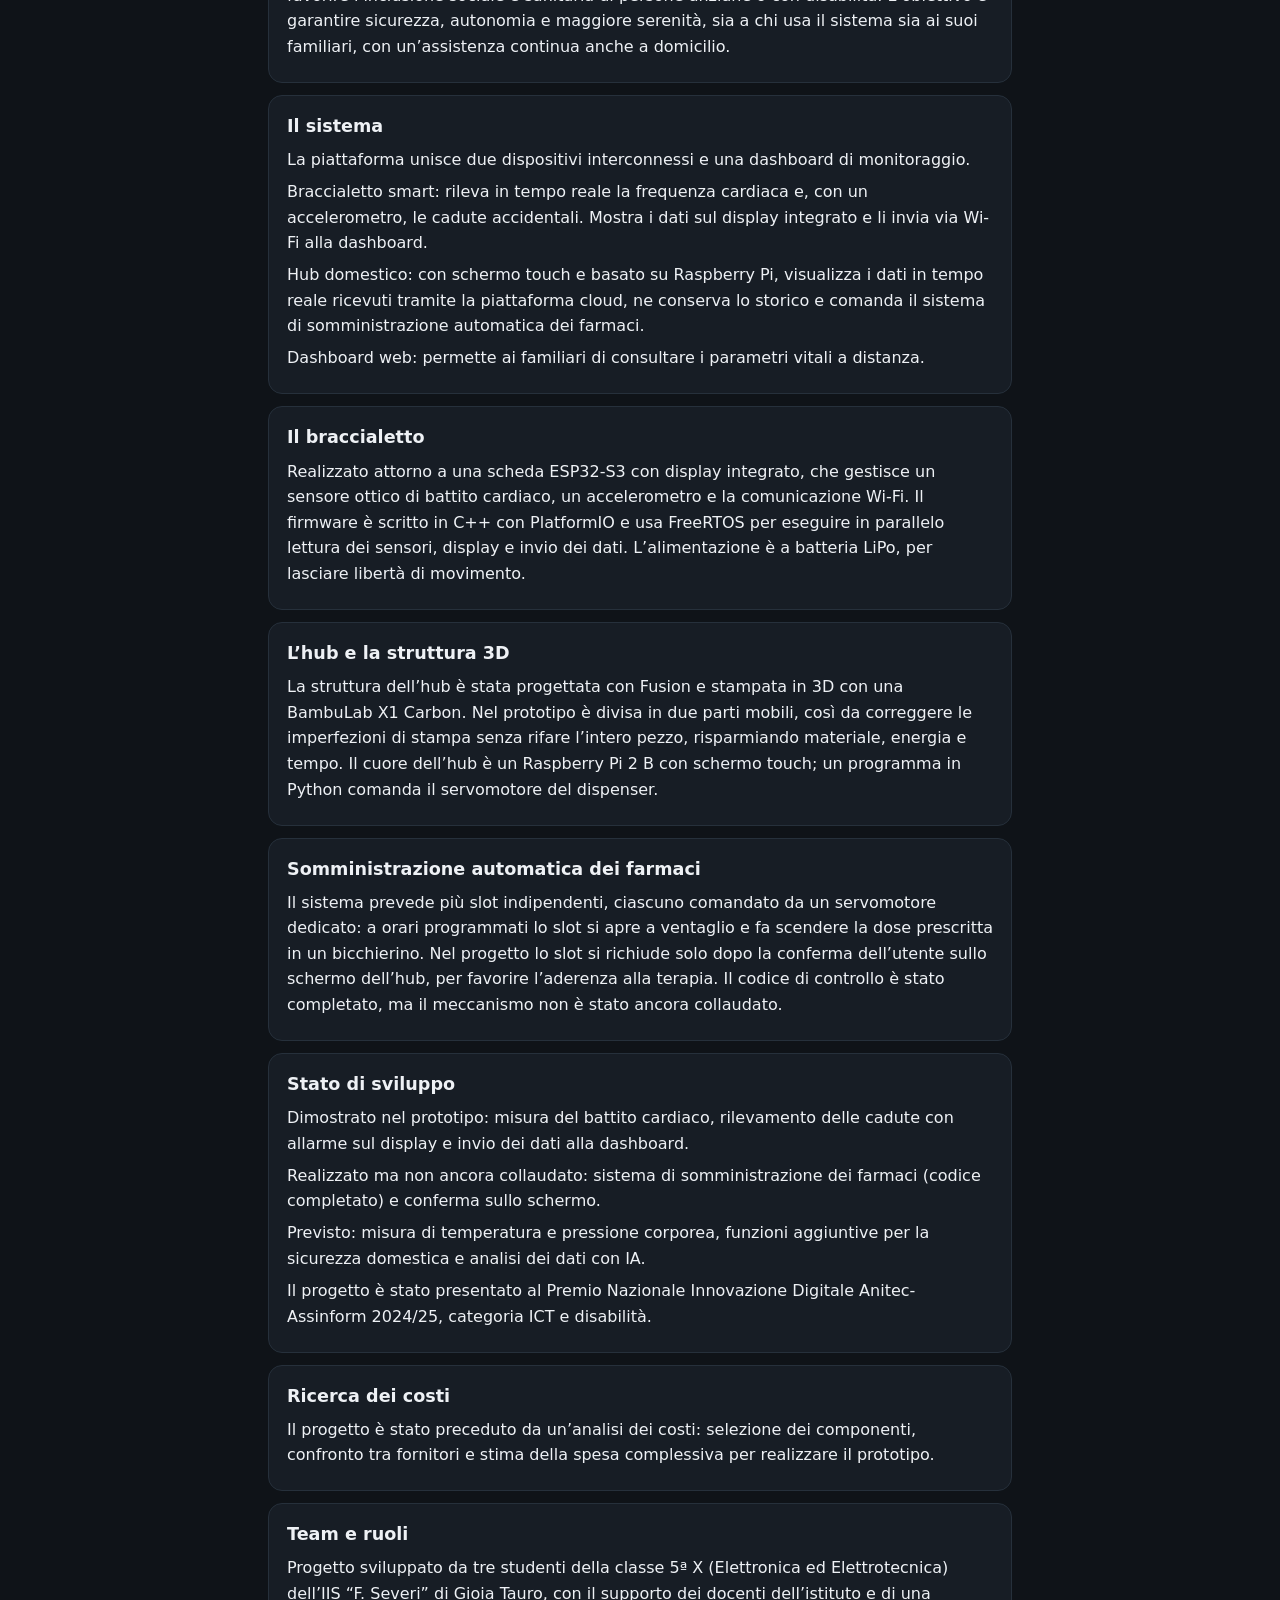
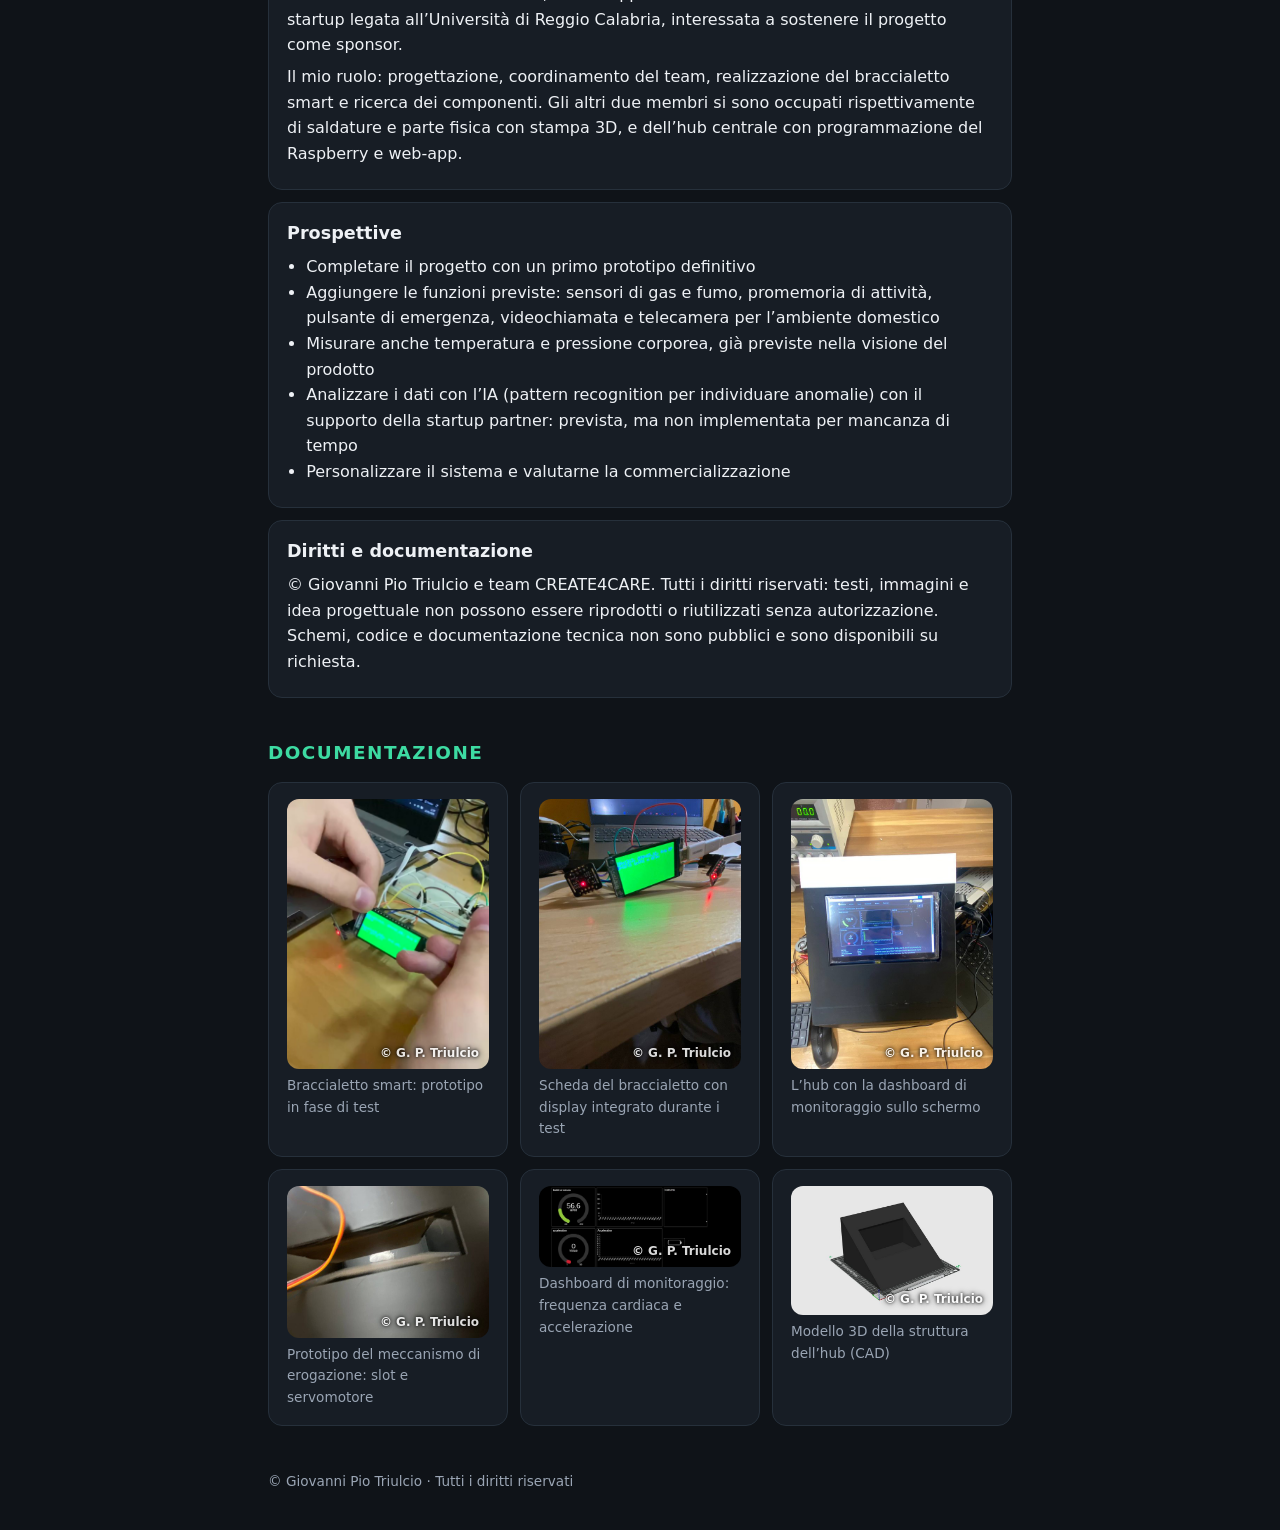
<file: progetti/create4care.html>
<!DOCTYPE html>
<html lang="it"><head><meta charset="utf-8"><meta name="viewport" content="width=device-width, initial-scale=1, viewport-fit=cover"><title>CREATE4CARE (C4C) – Giovanni Pio Triulcio</title><meta name="description" content="Piattaforma hardware e software per assistere a casa persone anziane o fragili: un braccialetto smart, un hub domestico e il monitoraggio a distanza per i familiari."><meta name="theme-color" content="#0f1318"><meta name="color-scheme" content="dark"><style>html{background:#0f1318;color-scheme:dark}</style><link rel="canonical" href="https://giovannitriulcio.github.io/progetti/create4care.html"><meta name="author" content="Giovanni Pio Triulcio"><meta property="og:url" content="https://giovannitriulcio.github.io/progetti/create4care.html"><meta property="og:site_name" content="Giovanni Pio Triulcio"><meta property="og:image" content="https://giovannitriulcio.github.io/assets/c4c-hub.jpg"><meta name="twitter:card" content="summary_large_image"><meta property="og:title" content="CREATE4CARE (C4C) – Giovanni Pio Triulcio"><meta property="og:description" content="Piattaforma hardware e software per assistere a casa persone anziane o fragili: un braccialetto smart, un hub domestico e il monitoraggio a distanza per i familiari."><meta property="og:type" content="website"><meta property="og:locale" content="it_IT"><link rel="icon" href="data:image/svg+xml,%3Csvg xmlns=%22http://www.w3.org/2000/svg%22 viewBox=%220 0 100 100%22%3E%3Ctext y=%22.9em%22 font-size=%2290%22%3E%E2%9A%A1%3C/text%3E%3C/svg%3E"><link rel="stylesheet" href="../assets/style.css"></head><body><main><p><a class="btn" href="../index.html">← Tutti i progetti</a></p><p class="badge">Progetto di maturità · Primo prototipo (MVP)</p><h1>CREATE4CARE (C4C)</h1><p class="lead">Piattaforma hardware e software per assistere a casa persone anziane o fragili: un braccialetto smart, un hub domestico e il monitoraggio a distanza per i familiari.</p><div><span class="tag">IoT</span><span class="tag">Wearable</span><span class="tag">Sanità digitale</span><span class="tag">ESP32-S3</span><span class="tag">Raspberry Pi</span></div><div class="hero"><div class="wm"><img src="../assets/c4c-hub.jpg" alt="CREATE4CARE (C4C)" draggable="false"></div></div><div class="facts"><div class="card"><div class="k">Anno</div><div class="v">2024/25</div></div><div class="card"><div class="k">Contesto</div><div class="v">Progetto di maturità, IIS Severi</div></div><div class="card"><div class="k">Stato</div><div class="v">Primo prototipo (MVP)</div></div><div class="card"><div class="k">Team</div><div class="v">3 studenti</div></div><div class="card"><div class="k">Base tecnica</div><div class="v">ESP32-S3 · Raspberry Pi</div></div></div><section class="card sec"><h2>L’idea</h2><p>CREATE4CARE nasce dalla volontà di ridurre il divario nell’accesso alle cure e di favorire l’inclusione sociale e sanitaria di persone anziane o con disabilità. L’obiettivo è garantire sicurezza, autonomia e maggiore serenità, sia a chi usa il sistema sia ai suoi familiari, con un’assistenza continua anche a domicilio.</p></section><section class="card sec"><h2>Il sistema</h2><p>La piattaforma unisce due dispositivi interconnessi e una dashboard di monitoraggio.</p><p>Braccialetto smart: rileva in tempo reale la frequenza cardiaca e, con un accelerometro, le cadute accidentali. Mostra i dati sul display integrato e li invia via Wi-Fi alla dashboard.</p><p>Hub domestico: con schermo touch e basato su Raspberry Pi, visualizza i dati in tempo reale ricevuti tramite la piattaforma cloud, ne conserva lo storico e comanda il sistema di somministrazione automatica dei farmaci.</p><p>Dashboard web: permette ai familiari di consultare i parametri vitali a distanza.</p></section><section class="card sec"><h2>Il braccialetto</h2><p>Realizzato attorno a una scheda ESP32-S3 con display integrato, che gestisce un sensore ottico di battito cardiaco, un accelerometro e la comunicazione Wi-Fi. Il firmware è scritto in C++ con PlatformIO e usa FreeRTOS per eseguire in parallelo lettura dei sensori, display e invio dei dati. L’alimentazione è a batteria LiPo, per lasciare libertà di movimento.</p></section><section class="card sec"><h2>L’hub e la struttura 3D</h2><p>La struttura dell’hub è stata progettata con Fusion e stampata in 3D con una BambuLab X1 Carbon. Nel prototipo è divisa in due parti mobili, così da correggere le imperfezioni di stampa senza rifare l’intero pezzo, risparmiando materiale, energia e tempo. Il cuore dell’hub è un Raspberry Pi 2 B con schermo touch; un programma in Python comanda il servomotore del dispenser.</p></section><section class="card sec"><h2>Somministrazione automatica dei farmaci</h2><p>Il sistema prevede più slot indipendenti, ciascuno comandato da un servomotore dedicato: a orari programmati lo slot si apre a ventaglio e fa scendere la dose prescritta in un bicchierino. Nel progetto lo slot si richiude solo dopo la conferma dell’utente sullo schermo dell’hub, per favorire l’aderenza alla terapia. Il codice di controllo è stato completato, ma il meccanismo non è stato ancora collaudato.</p></section><section class="card sec"><h2>Stato di sviluppo</h2><p>Dimostrato nel prototipo: misura del battito cardiaco, rilevamento delle cadute con allarme sul display e invio dei dati alla dashboard.</p><p>Realizzato ma non ancora collaudato: sistema di somministrazione dei farmaci (codice completato) e conferma sullo schermo.</p><p>Previsto: misura di temperatura e pressione corporea, funzioni aggiuntive per la sicurezza domestica e analisi dei dati con IA.</p><p>Il progetto è stato presentato al Premio Nazionale Innovazione Digitale Anitec-Assinform 2024/25, categoria ICT e disabilità.</p></section><section class="card sec"><h2>Ricerca dei costi</h2><p>Il progetto è stato preceduto da un’analisi dei costi: selezione dei componenti, confronto tra fornitori e stima della spesa complessiva per realizzare il prototipo.</p></section><section class="card sec"><h2>Team e ruoli</h2><p>Progetto sviluppato da tre studenti della classe 5ª X (Elettronica ed Elettrotecnica) dell’IIS “F. Severi” di Gioia Tauro, con il supporto dei docenti dell’istituto e di una startup legata all’Università di Reggio Calabria, interessata a sostenere il progetto come sponsor.</p><p>Il mio ruolo: progettazione, coordinamento del team, realizzazione del braccialetto smart e ricerca dei componenti. Gli altri due membri si sono occupati rispettivamente di saldature e parte fisica con stampa 3D, e dell’hub centrale con programmazione del Raspberry e web-app.</p></section><section class="card sec"><h2>Prospettive</h2><ul><li>Completare il progetto con un primo prototipo definitivo</li><li>Aggiungere le funzioni previste: sensori di gas e fumo, promemoria di attività, pulsante di emergenza, videochiamata e telecamera per l’ambiente domestico</li><li>Misurare anche temperatura e pressione corporea, già previste nella visione del prodotto</li><li>Analizzare i dati con l’IA (pattern recognition per individuare anomalie) con il supporto della startup partner: prevista, ma non implementata per mancanza di tempo</li><li>Personalizzare il sistema e valutarne la commercializzazione</li></ul></section><section class="card sec"><h2>Diritti e documentazione</h2><p>© Giovanni Pio Triulcio e team CREATE4CARE. Tutti i diritti riservati: testi, immagini e idea progettuale non possono essere riprodotti o riutilizzati senza autorizzazione. Schemi, codice e documentazione tecnica non sono pubblici e sono disponibili su richiesta.</p></section><h2>Documentazione</h2><div class="gal"><figure class="card"><div class="wm"><img src="../assets/c4c-braccialetto.jpg" alt="Braccialetto smart: prototipo in fase di test" loading="lazy" draggable="false"></div><figcaption>Braccialetto smart: prototipo in fase di test</figcaption></figure><figure class="card"><div class="wm"><img src="../assets/c4c-scheda-braccialetto.jpg" alt="Scheda del braccialetto con display integrato durante i test" loading="lazy" draggable="false"></div><figcaption>Scheda del braccialetto con display integrato durante i test</figcaption></figure><figure class="card"><div class="wm"><img src="../assets/c4c-hub-dashboard.jpg" alt="L’hub con la dashboard di monitoraggio sullo schermo" loading="lazy" draggable="false"></div><figcaption>L’hub con la dashboard di monitoraggio sullo schermo</figcaption></figure><figure class="card"><div class="wm"><img src="../assets/c4c-dispenser.jpg" alt="Prototipo del meccanismo di erogazione: slot e servomotore" loading="lazy" draggable="false"></div><figcaption>Prototipo del meccanismo di erogazione: slot e servomotore</figcaption></figure><figure class="card"><div class="wm"><img src="../assets/c4c-dashboard.jpg" alt="Dashboard di monitoraggio: frequenza cardiaca e accelerazione" loading="lazy" draggable="false"></div><figcaption>Dashboard di monitoraggio: frequenza cardiaca e accelerazione</figcaption></figure><figure class="card"><div class="wm"><img src="../assets/c4c-modello-3d.jpg" alt="Modello 3D della struttura dell’hub (CAD)" loading="lazy" draggable="false"></div><figcaption>Modello 3D della struttura dell’hub (CAD)</figcaption></figure></div></main><footer><p>© Giovanni Pio Triulcio · Tutti i diritti riservati</p></footer></body></html>
</file>
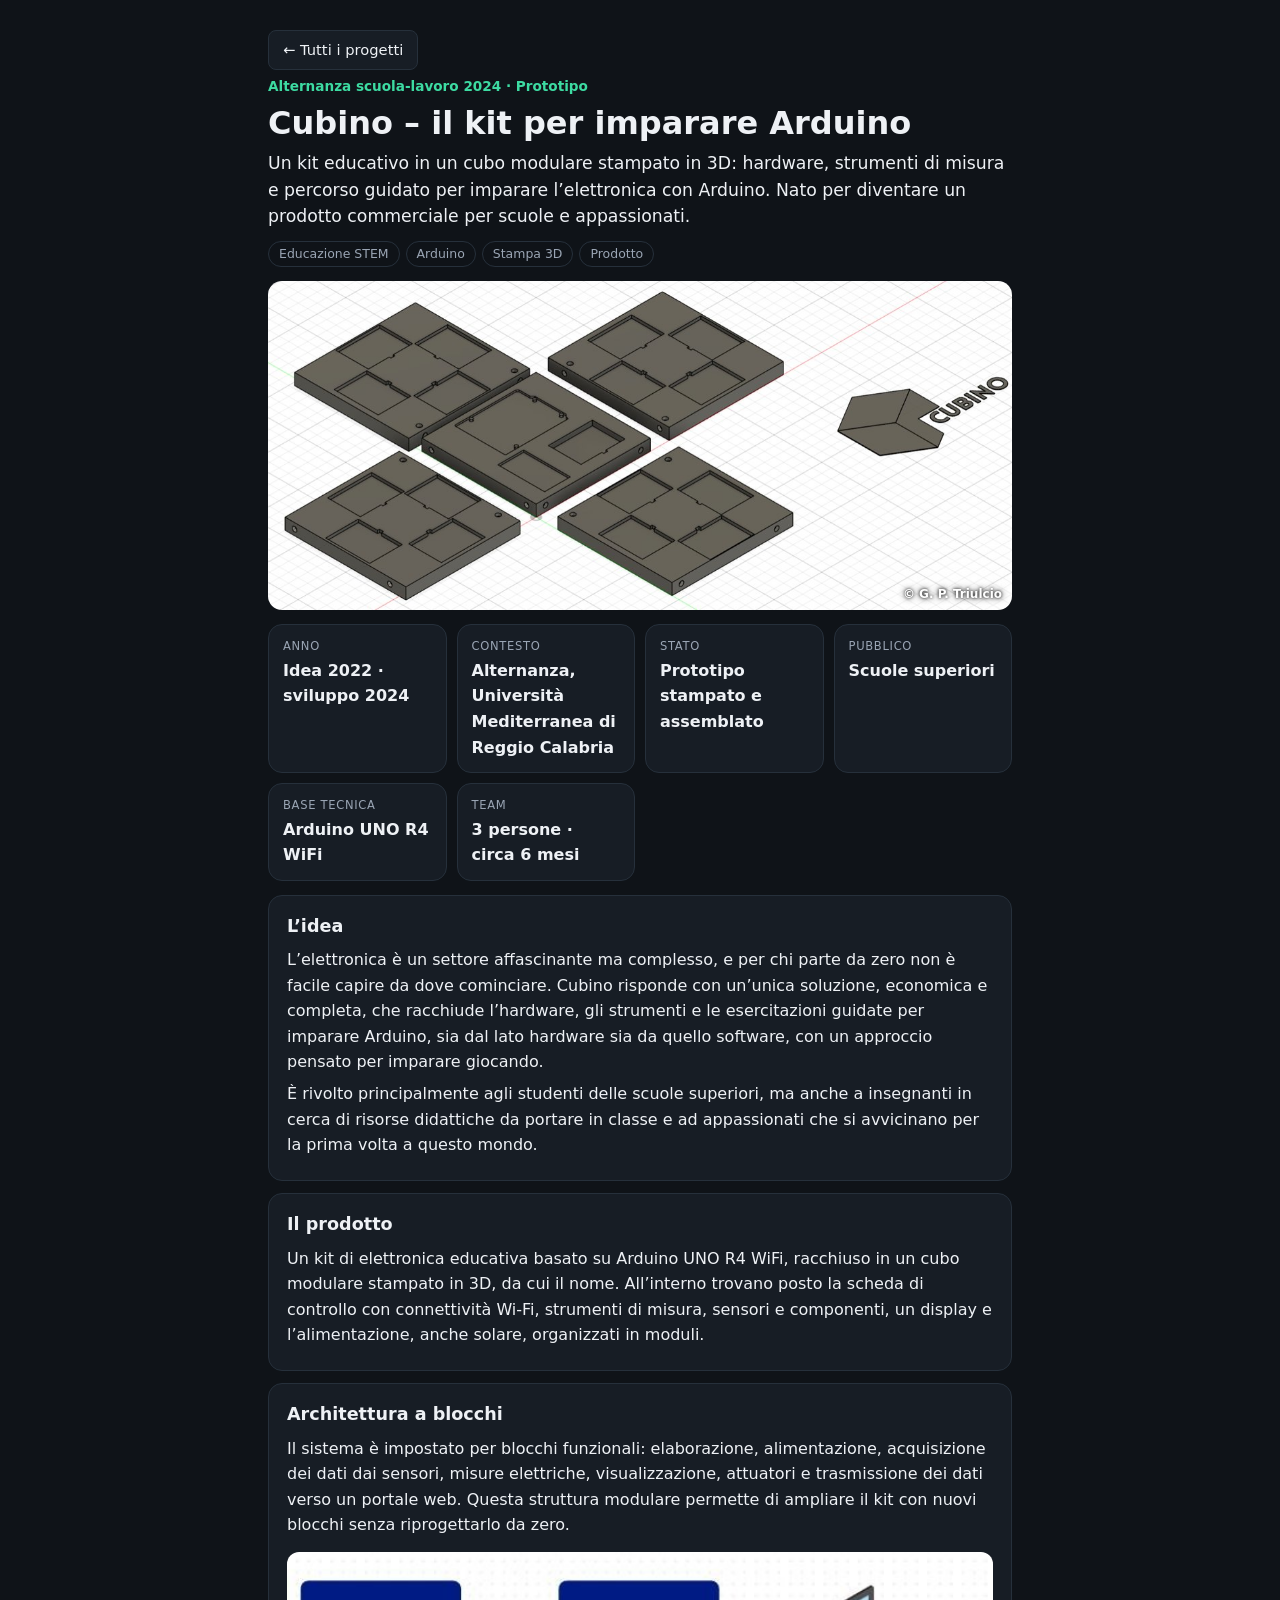
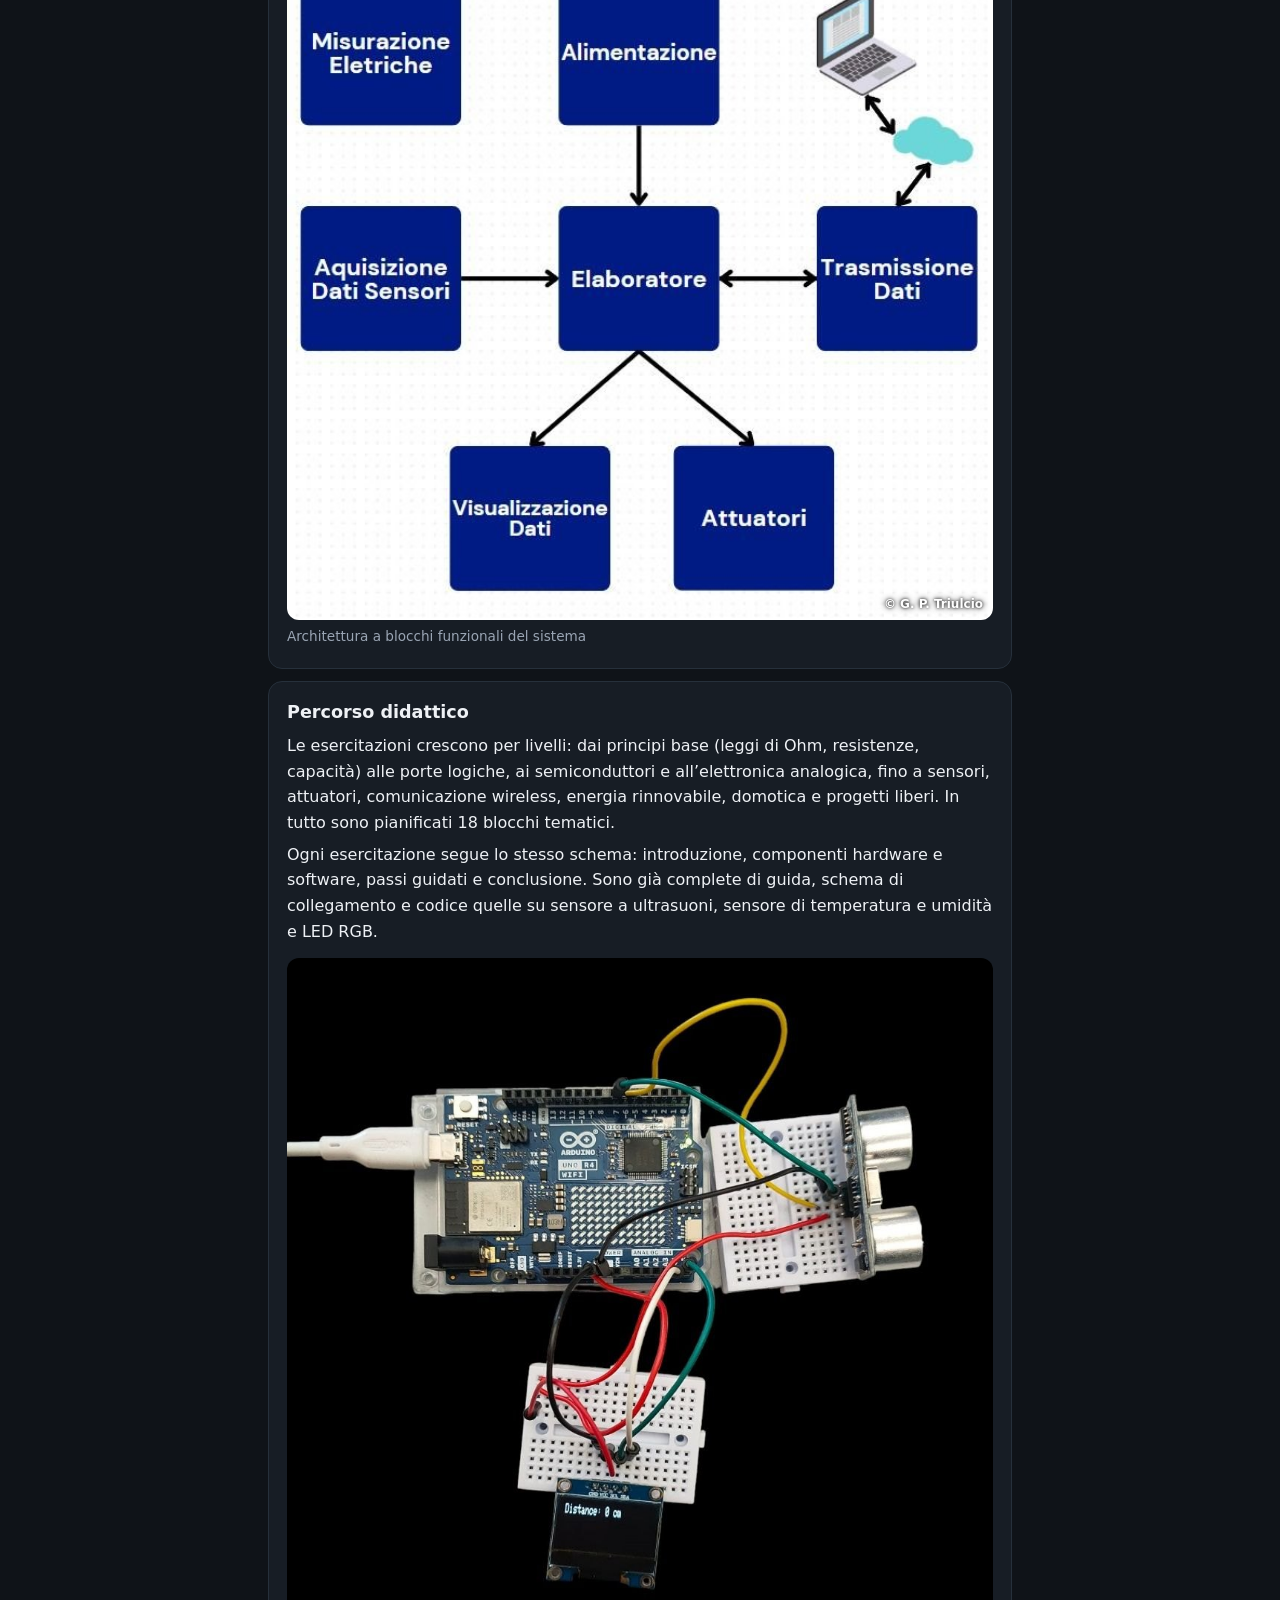
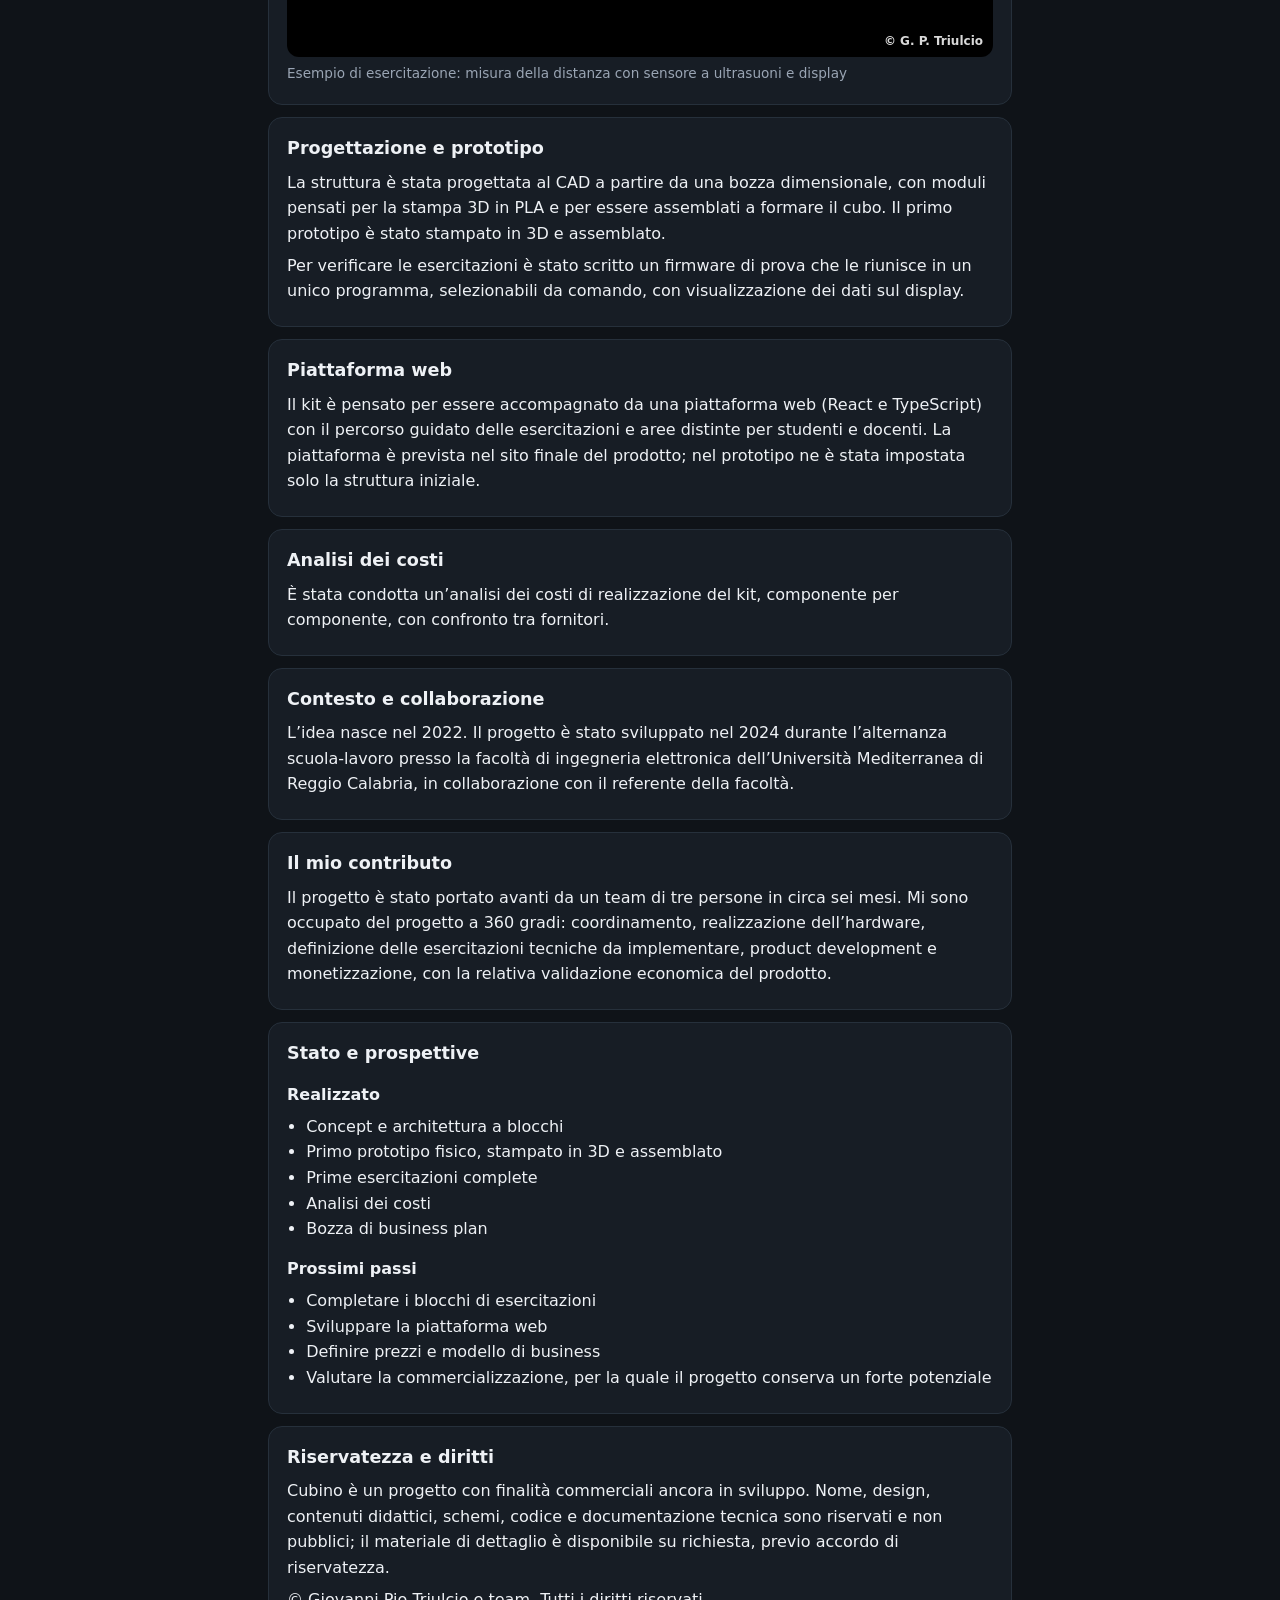
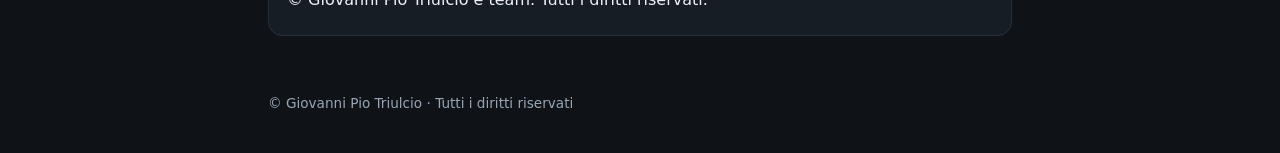
<file: progetti/cubino.html>
<!DOCTYPE html>
<html lang="it"><head><meta charset="utf-8"><meta name="viewport" content="width=device-width, initial-scale=1, viewport-fit=cover"><title>Cubino – il kit per imparare Arduino – Giovanni Pio Triulcio</title><meta name="description" content="Un kit educativo in un cubo modulare stampato in 3D: hardware, strumenti di misura e percorso guidato per imparare l’elettronica con Arduino. Nato per diventare un prodotto commerciale per scuole e appassionati."><meta name="theme-color" content="#0f1318"><meta name="color-scheme" content="dark"><style>html{background:#0f1318;color-scheme:dark}</style><link rel="canonical" href="https://giovannitriulcio.github.io/progetti/cubino.html"><meta name="author" content="Giovanni Pio Triulcio"><meta property="og:url" content="https://giovannitriulcio.github.io/progetti/cubino.html"><meta property="og:site_name" content="Giovanni Pio Triulcio"><meta property="og:image" content="https://giovannitriulcio.github.io/assets/cubino-moduli.jpg"><meta name="twitter:card" content="summary_large_image"><meta property="og:title" content="Cubino – il kit per imparare Arduino – Giovanni Pio Triulcio"><meta property="og:description" content="Un kit educativo in un cubo modulare stampato in 3D: hardware, strumenti di misura e percorso guidato per imparare l’elettronica con Arduino. Nato per diventare un prodotto commerciale per scuole e appassionati."><meta property="og:type" content="website"><meta property="og:locale" content="it_IT"><link rel="icon" href="data:image/svg+xml,%3Csvg xmlns=%22http://www.w3.org/2000/svg%22 viewBox=%220 0 100 100%22%3E%3Ctext y=%22.9em%22 font-size=%2290%22%3E%E2%9A%A1%3C/text%3E%3C/svg%3E"><link rel="stylesheet" href="../assets/style.css"></head><body><main><p><a class="btn" href="../index.html">← Tutti i progetti</a></p><p class="badge">Alternanza scuola-lavoro 2024 · Prototipo</p><h1>Cubino – il kit per imparare Arduino</h1><p class="lead">Un kit educativo in un cubo modulare stampato in 3D: hardware, strumenti di misura e percorso guidato per imparare l’elettronica con Arduino. Nato per diventare un prodotto commerciale per scuole e appassionati.</p><div><span class="tag">Educazione STEM</span><span class="tag">Arduino</span><span class="tag">Stampa 3D</span><span class="tag">Prodotto</span></div><div class="hero"><div class="wm"><img src="../assets/cubino-moduli.jpg" alt="Cubino – il kit per imparare Arduino" draggable="false"></div></div><div class="facts"><div class="card"><div class="k">Anno</div><div class="v">Idea 2022 · sviluppo 2024</div></div><div class="card"><div class="k">Contesto</div><div class="v">Alternanza, Università Mediterranea di Reggio Calabria</div></div><div class="card"><div class="k">Stato</div><div class="v">Prototipo stampato e assemblato</div></div><div class="card"><div class="k">Pubblico</div><div class="v">Scuole superiori</div></div><div class="card"><div class="k">Base tecnica</div><div class="v">Arduino UNO R4 WiFi</div></div><div class="card"><div class="k">Team</div><div class="v">3 persone · circa 6 mesi</div></div></div><section class="card sec"><h2>L’idea</h2><p>L’elettronica è un settore affascinante ma complesso, e per chi parte da zero non è facile capire da dove cominciare. Cubino risponde con un’unica soluzione, economica e completa, che racchiude l’hardware, gli strumenti e le esercitazioni guidate per imparare Arduino, sia dal lato hardware sia da quello software, con un approccio pensato per imparare giocando.</p><p>È rivolto principalmente agli studenti delle scuole superiori, ma anche a insegnanti in cerca di risorse didattiche da portare in classe e ad appassionati che si avvicinano per la prima volta a questo mondo.</p></section><section class="card sec"><h2>Il prodotto</h2><p>Un kit di elettronica educativa basato su Arduino UNO R4 WiFi, racchiuso in un cubo modulare stampato in 3D, da cui il nome. All’interno trovano posto la scheda di controllo con connettività Wi-Fi, strumenti di misura, sensori e componenti, un display e l’alimentazione, anche solare, organizzati in moduli.</p></section><section class="card sec"><h2>Architettura a blocchi</h2><p>Il sistema è impostato per blocchi funzionali: elaborazione, alimentazione, acquisizione dei dati dai sensori, misure elettriche, visualizzazione, attuatori e trasmissione dei dati verso un portale web. Questa struttura modulare permette di ampliare il kit con nuovi blocchi senza riprogettarlo da zero.</p><figure><div class="wm"><img src="../assets/cubino-blocchi.jpg" alt="Architettura a blocchi funzionali del sistema" loading="lazy" draggable="false"></div><figcaption>Architettura a blocchi funzionali del sistema</figcaption></figure></section><section class="card sec"><h2>Percorso didattico</h2><p>Le esercitazioni crescono per livelli: dai principi base (leggi di Ohm, resistenze, capacità) alle porte logiche, ai semiconduttori e all’elettronica analogica, fino a sensori, attuatori, comunicazione wireless, energia rinnovabile, domotica e progetti liberi. In tutto sono pianificati 18 blocchi tematici.</p><p>Ogni esercitazione segue lo stesso schema: introduzione, componenti hardware e software, passi guidati e conclusione. Sono già complete di guida, schema di collegamento e codice quelle su sensore a ultrasuoni, sensore di temperatura e umidità e LED RGB.</p><figure><div class="wm"><img src="../assets/cubino-esercitazione.jpg" alt="Esempio di esercitazione: misura della distanza con sensore a ultrasuoni e display" loading="lazy" draggable="false"></div><figcaption>Esempio di esercitazione: misura della distanza con sensore a ultrasuoni e display</figcaption></figure></section><section class="card sec"><h2>Progettazione e prototipo</h2><p>La struttura è stata progettata al CAD a partire da una bozza dimensionale, con moduli pensati per la stampa 3D in PLA e per essere assemblati a formare il cubo. Il primo prototipo è stato stampato in 3D e assemblato.</p><p>Per verificare le esercitazioni è stato scritto un firmware di prova che le riunisce in un unico programma, selezionabili da comando, con visualizzazione dei dati sul display.</p></section><section class="card sec"><h2>Piattaforma web</h2><p>Il kit è pensato per essere accompagnato da una piattaforma web (React e TypeScript) con il percorso guidato delle esercitazioni e aree distinte per studenti e docenti. La piattaforma è prevista nel sito finale del prodotto; nel prototipo ne è stata impostata solo la struttura iniziale.</p></section><section class="card sec"><h2>Analisi dei costi</h2><p>È stata condotta un’analisi dei costi di realizzazione del kit, componente per componente, con confronto tra fornitori.</p></section><section class="card sec"><h2>Contesto e collaborazione</h2><p>L’idea nasce nel 2022. Il progetto è stato sviluppato nel 2024 durante l’alternanza scuola-lavoro presso la facoltà di ingegneria elettronica dell’Università Mediterranea di Reggio Calabria, in collaborazione con il referente della facoltà.</p></section><section class="card sec"><h2>Il mio contributo</h2><p>Il progetto è stato portato avanti da un team di tre persone in circa sei mesi. Mi sono occupato del progetto a 360 gradi: coordinamento, realizzazione dell’hardware, definizione delle esercitazioni tecniche da implementare, product development e monetizzazione, con la relativa validazione economica del prodotto.</p></section><section class="card sec"><h2>Stato e prospettive</h2><p class="sub">Realizzato</p><ul><li>Concept e architettura a blocchi</li><li>Primo prototipo fisico, stampato in 3D e assemblato</li><li>Prime esercitazioni complete</li><li>Analisi dei costi</li><li>Bozza di business plan</li></ul><p class="sub">Prossimi passi</p><ul><li>Completare i blocchi di esercitazioni</li><li>Sviluppare la piattaforma web</li><li>Definire prezzi e modello di business</li><li>Valutare la commercializzazione, per la quale il progetto conserva un forte potenziale</li></ul></section><section class="card sec"><h2>Riservatezza e diritti</h2><p>Cubino è un progetto con finalità commerciali ancora in sviluppo. Nome, design, contenuti didattici, schemi, codice e documentazione tecnica sono riservati e non pubblici; il materiale di dettaglio è disponibile su richiesta, previo accordo di riservatezza.</p><p>© Giovanni Pio Triulcio e team. Tutti i diritti riservati.</p></section></main><footer><p>© Giovanni Pio Triulcio · Tutti i diritti riservati</p></footer></body></html>
</file>
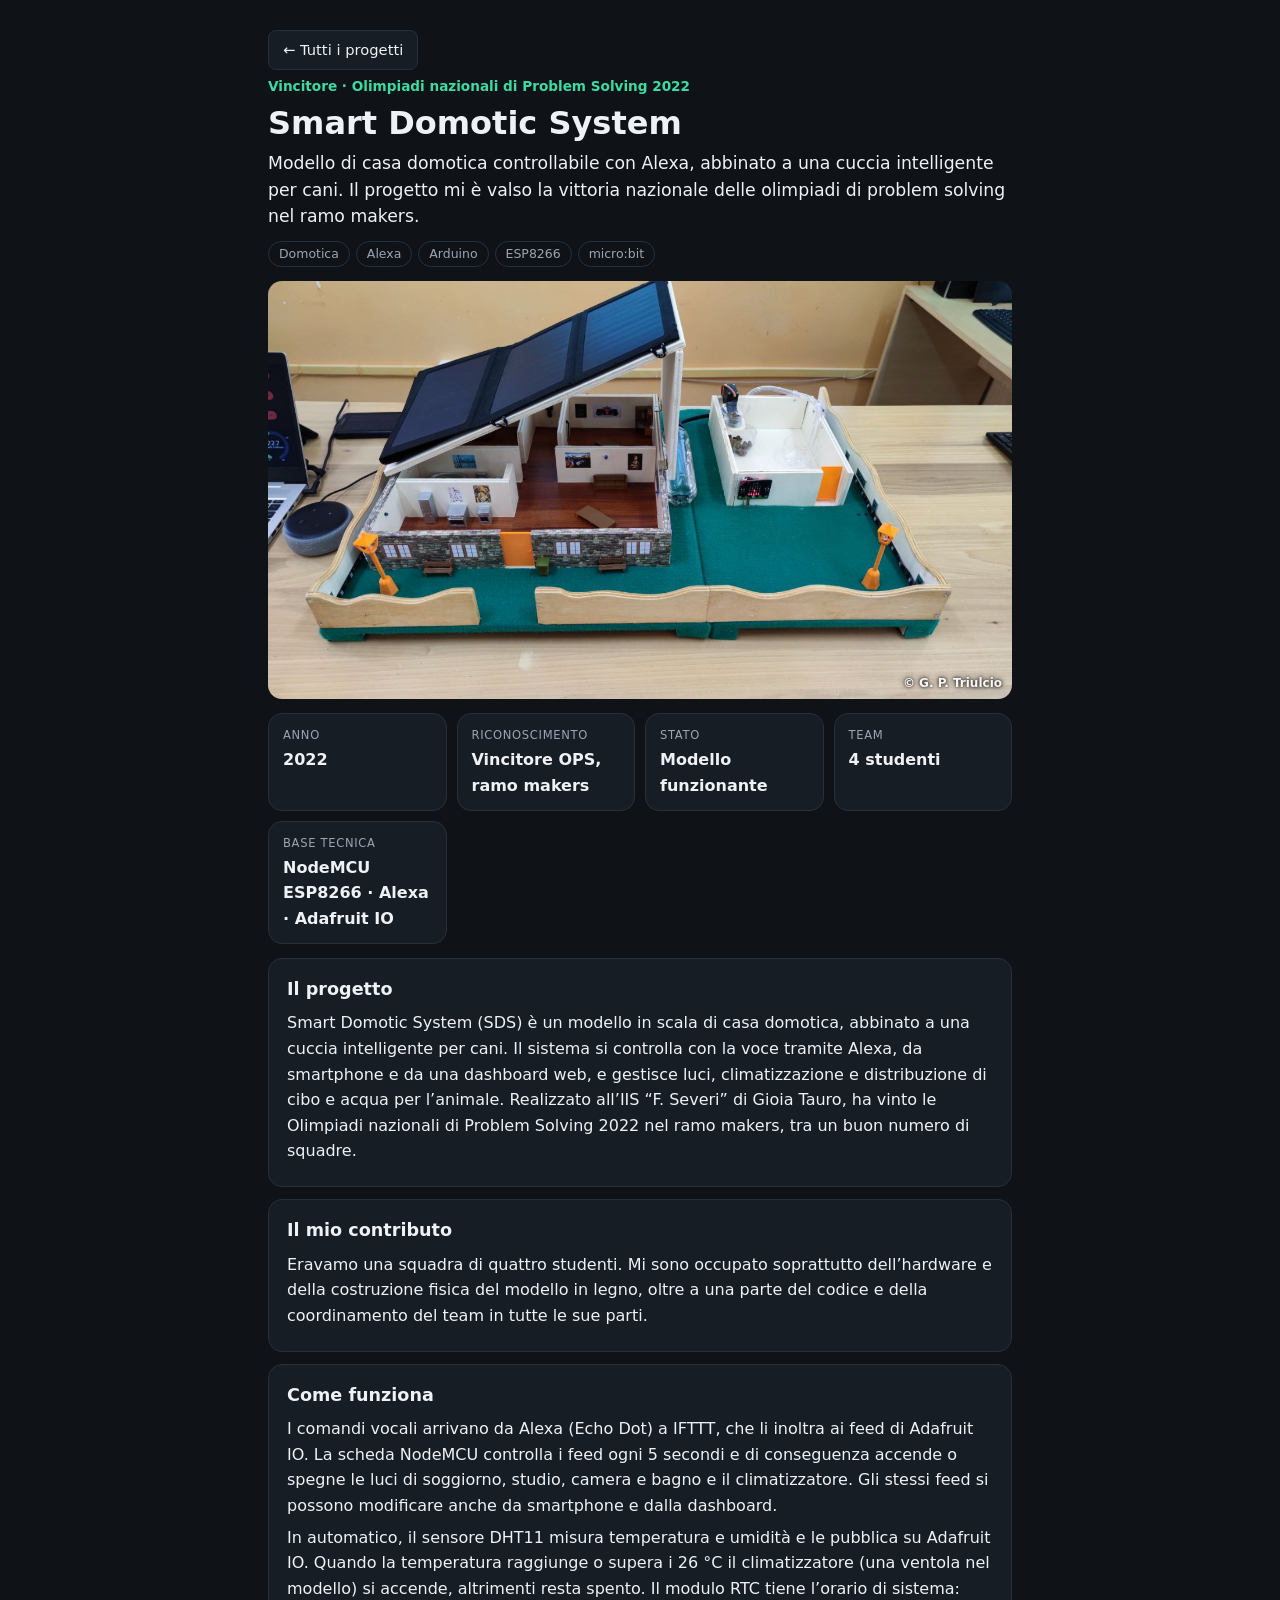
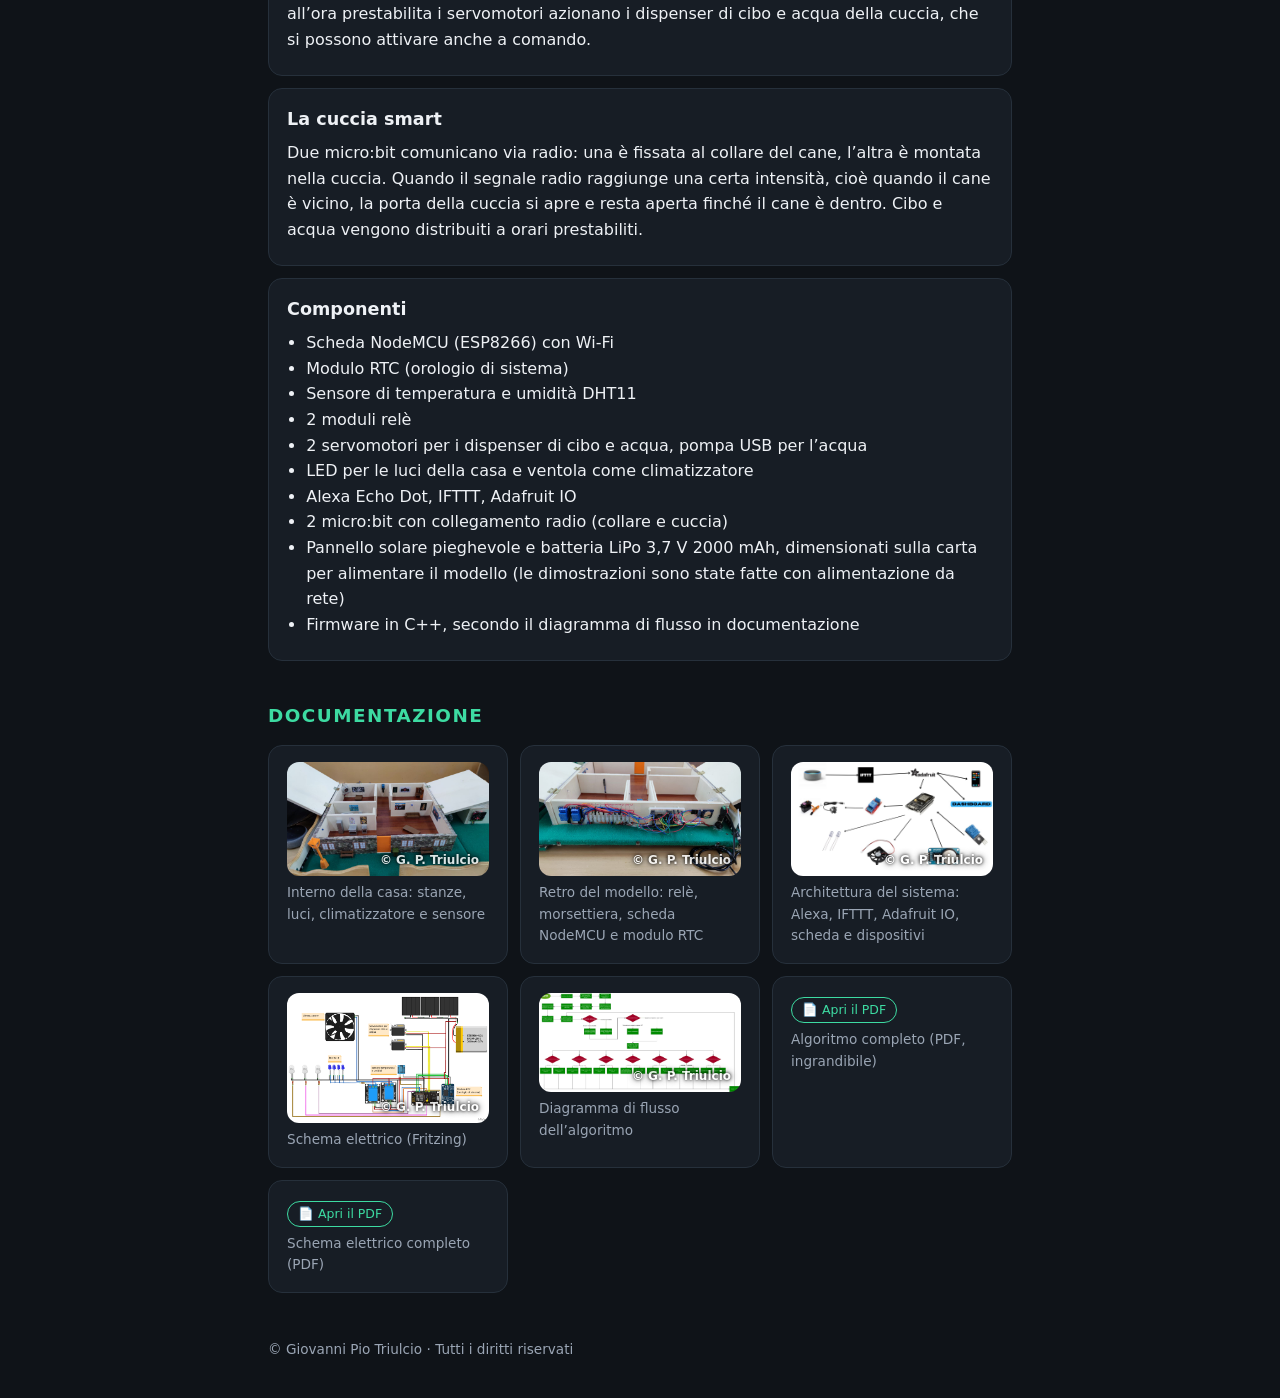
<file: progetti/smart-domotic-system.html>
<!DOCTYPE html>
<html lang="it"><head><meta charset="utf-8"><meta name="viewport" content="width=device-width, initial-scale=1, viewport-fit=cover"><title>Smart Domotic System – Giovanni Pio Triulcio</title><meta name="description" content="Modello di casa domotica controllabile con Alexa, abbinato a una cuccia intelligente per cani. Il progetto mi è valso la vittoria nazionale delle olimpiadi di problem solving nel ramo makers."><meta name="theme-color" content="#0f1318"><meta name="color-scheme" content="dark"><style>html{background:#0f1318;color-scheme:dark}</style><link rel="canonical" href="https://giovannitriulcio.github.io/progetti/smart-domotic-system.html"><meta name="author" content="Giovanni Pio Triulcio"><meta property="og:url" content="https://giovannitriulcio.github.io/progetti/smart-domotic-system.html"><meta property="og:site_name" content="Giovanni Pio Triulcio"><meta property="og:image" content="https://giovannitriulcio.github.io/assets/sds-modello-completo.jpg"><meta name="twitter:card" content="summary_large_image"><meta property="og:title" content="Smart Domotic System – Giovanni Pio Triulcio"><meta property="og:description" content="Modello di casa domotica controllabile con Alexa, abbinato a una cuccia intelligente per cani. Il progetto mi è valso la vittoria nazionale delle olimpiadi di problem solving nel ramo makers."><meta property="og:type" content="website"><meta property="og:locale" content="it_IT"><link rel="icon" href="data:image/svg+xml,%3Csvg xmlns=%22http://www.w3.org/2000/svg%22 viewBox=%220 0 100 100%22%3E%3Ctext y=%22.9em%22 font-size=%2290%22%3E%E2%9A%A1%3C/text%3E%3C/svg%3E"><link rel="stylesheet" href="../assets/style.css"></head><body><main><p><a class="btn" href="../index.html">← Tutti i progetti</a></p><p class="badge">Vincitore · Olimpiadi nazionali di Problem Solving 2022</p><h1>Smart Domotic System</h1><p class="lead">Modello di casa domotica controllabile con Alexa, abbinato a una cuccia intelligente per cani. Il progetto mi è valso la vittoria nazionale delle olimpiadi di problem solving nel ramo makers.</p><div><span class="tag">Domotica</span><span class="tag">Alexa</span><span class="tag">Arduino</span><span class="tag">ESP8266</span><span class="tag">micro:bit</span></div><div class="hero"><div class="wm"><img src="../assets/sds-modello-completo.jpg" alt="Smart Domotic System" draggable="false"></div></div><div class="facts"><div class="card"><div class="k">Anno</div><div class="v">2022</div></div><div class="card"><div class="k">Riconoscimento</div><div class="v">Vincitore OPS, ramo makers</div></div><div class="card"><div class="k">Stato</div><div class="v">Modello funzionante</div></div><div class="card"><div class="k">Team</div><div class="v">4 studenti</div></div><div class="card"><div class="k">Base tecnica</div><div class="v">NodeMCU ESP8266 · Alexa · Adafruit IO</div></div></div><section class="card sec"><h2>Il progetto</h2><p>Smart Domotic System (SDS) è un modello in scala di casa domotica, abbinato a una cuccia intelligente per cani. Il sistema si controlla con la voce tramite Alexa, da smartphone e da una dashboard web, e gestisce luci, climatizzazione e distribuzione di cibo e acqua per l’animale. Realizzato all’IIS “F. Severi” di Gioia Tauro, ha vinto le Olimpiadi nazionali di Problem Solving 2022 nel ramo makers, tra un buon numero di squadre.</p></section><section class="card sec"><h2>Il mio contributo</h2><p>Eravamo una squadra di quattro studenti. Mi sono occupato soprattutto dell’hardware e della costruzione fisica del modello in legno, oltre a una parte del codice e della coordinamento del team in tutte le sue parti.</p></section><section class="card sec"><h2>Come funziona</h2><p>I comandi vocali arrivano da Alexa (Echo Dot) a IFTTT, che li inoltra ai feed di Adafruit IO. La scheda NodeMCU controlla i feed ogni 5 secondi e di conseguenza accende o spegne le luci di soggiorno, studio, camera e bagno e il climatizzatore. Gli stessi feed si possono modificare anche da smartphone e dalla dashboard.</p><p>In automatico, il sensore DHT11 misura temperatura e umidità e le pubblica su Adafruit IO. Quando la temperatura raggiunge o supera i 26 °C il climatizzatore (una ventola nel modello) si accende, altrimenti resta spento. Il modulo RTC tiene l’orario di sistema: all’ora prestabilita i servomotori azionano i dispenser di cibo e acqua della cuccia, che si possono attivare anche a comando.</p></section><section class="card sec"><h2>La cuccia smart</h2><p>Due micro:bit comunicano via radio: una è fissata al collare del cane, l’altra è montata nella cuccia. Quando il segnale radio raggiunge una certa intensità, cioè quando il cane è vicino, la porta della cuccia si apre e resta aperta finché il cane è dentro. Cibo e acqua vengono distribuiti a orari prestabiliti.</p></section><section class="card sec"><h2>Componenti</h2><ul><li>Scheda NodeMCU (ESP8266) con Wi-Fi</li><li>Modulo RTC (orologio di sistema)</li><li>Sensore di temperatura e umidità DHT11</li><li>2 moduli relè</li><li>2 servomotori per i dispenser di cibo e acqua, pompa USB per l’acqua</li><li>LED per le luci della casa e ventola come climatizzatore</li><li>Alexa Echo Dot, IFTTT, Adafruit IO</li><li>2 micro:bit con collegamento radio (collare e cuccia)</li><li>Pannello solare pieghevole e batteria LiPo 3,7 V 2000 mAh, dimensionati sulla carta per alimentare il modello (le dimostrazioni sono state fatte con alimentazione da rete)</li><li>Firmware in C++, secondo il diagramma di flusso in documentazione</li></ul></section><h2>Documentazione</h2><div class="gal"><figure class="card"><div class="wm"><img src="../assets/sds-interno-casa.jpg" alt="Interno della casa: stanze, luci, climatizzatore e sensore" loading="lazy" draggable="false"></div><figcaption>Interno della casa: stanze, luci, climatizzatore e sensore</figcaption></figure><figure class="card"><div class="wm"><img src="../assets/sds-retro-modello.jpg" alt="Retro del modello: relè, morsettiera, scheda NodeMCU e modulo RTC" loading="lazy" draggable="false"></div><figcaption>Retro del modello: relè, morsettiera, scheda NodeMCU e modulo RTC</figcaption></figure><figure class="card"><div class="wm"><img src="../assets/sds-architettura.jpg" alt="Architettura del sistema: Alexa, IFTTT, Adafruit IO, scheda e dispositivi" loading="lazy" draggable="false"></div><figcaption>Architettura del sistema: Alexa, IFTTT, Adafruit IO, scheda e dispositivi</figcaption></figure><figure class="card"><div class="wm"><img src="../assets/sds-schema-elettrico.png" alt="Schema elettrico (Fritzing)" loading="lazy" draggable="false"></div><figcaption>Schema elettrico (Fritzing)</figcaption></figure><figure class="card"><div class="wm"><img src="../assets/sds-algoritmo.png" alt="Diagramma di flusso dell’algoritmo" loading="lazy" draggable="false"></div><figcaption>Diagramma di flusso dell’algoritmo</figcaption></figure><figure class="card"><a class="tag lnk" href="../assets/sds-algoritmo.pdf" target="_blank" rel="noopener">📄 Apri il PDF</a><figcaption>Algoritmo completo (PDF, ingrandibile)</figcaption></figure><figure class="card"><a class="tag lnk" href="../assets/sds-schema-elettrico.pdf" target="_blank" rel="noopener">📄 Apri il PDF</a><figcaption>Schema elettrico completo (PDF)</figcaption></figure></div></main><footer><p>© Giovanni Pio Triulcio · Tutti i diritti riservati</p></footer></body></html>
</file>
<file: assets/style.css>
:root{--bg:#0f1318;--card:#171d25;--tx:#eef1f5;--mut:#9aa5b4;--ac:#3ddba2;--bd:#26303b;color-scheme:dark}
html{background:var(--bg)}
*{box-sizing:border-box}
html{-webkit-text-size-adjust:100%}
body{margin:0;background:var(--bg);color:var(--tx);font:16px/1.6 system-ui,-apple-system,"Segoe UI",Roboto,sans-serif}
main{max-width:780px;margin:0 auto;padding:24px 18px 40px}
footer{max-width:780px;margin:0 auto;padding:0 18px 32px;color:var(--mut);font-size:.85rem}
h1{font-size:2rem;line-height:1.2;margin:.2em 0}
h2{font-size:1.15rem;text-transform:uppercase;letter-spacing:.08em;color:var(--ac);margin:2.2em 0 .8em}
h3{margin:0 0 .3em;font-size:1.1rem}
p{margin:.4em 0}
a{color:var(--ac)}
.mut{color:var(--mut)}
.badge{color:var(--ac);font-weight:600;font-size:.85rem}
.card{background:var(--card);border:1px solid var(--bd);border-radius:14px;padding:16px 18px;margin:12px 0}
.card h3 a{text-decoration:none;color:inherit}
.tag{display:inline-block;font-size:.78rem;border:1px solid var(--bd);border-radius:99px;padding:2px 10px;margin:4px 6px 0 0;color:var(--mut);text-decoration:none}
a.lnk{color:var(--ac);border-color:var(--ac)}
.btn{display:inline-block;font:inherit;font-size:.92rem;border:1px solid var(--bd);background:var(--card);color:var(--tx);border-radius:8px;padding:7px 14px;text-decoration:none}
.btn.pri{background:var(--ac);color:var(--bg);border-color:var(--ac);font-weight:600}
[hidden]{display:none!important}
ul{padding-left:1.2em;margin:.4em 0}
img,video{max-width:100%;display:block}
.hd{display:flex;gap:20px;align-items:center;flex-wrap:wrap}.hd .tx{flex:1;min-width:230px}
.av{position:relative;width:108px;height:108px;border-radius:50%;border:3px solid var(--ac);background:var(--card);display:flex;align-items:center;justify-content:center;font:700 2.1rem system-ui,sans-serif;color:var(--ac);overflow:hidden;flex:none}
.av img{position:absolute;inset:0;width:100%;height:100%;object-fit:cover}
.lead{font-size:1.08rem;line-height:1.55}
.wm{position:relative;line-height:0}
.wm img{width:100%;border-radius:12px}
.wm::after{content:"© G. P. Triulcio";position:absolute;right:10px;bottom:10px;font:600 12px/1 system-ui,sans-serif;color:#fff;text-shadow:0 0 3px #000,0 0 6px #000;opacity:.85;pointer-events:none}
.hero{margin:14px 0}.hero .wm img{border-radius:14px}
.facts{display:grid;grid-template-columns:repeat(auto-fit,minmax(150px,1fr));gap:10px;margin:14px 0}
.facts .card{margin:0;padding:12px 14px}.facts .k{font-size:.72rem;text-transform:uppercase;letter-spacing:.06em;color:var(--mut)}.facts .v{font-weight:600;margin-top:2px}
.sec h2{font-size:1.1rem;text-transform:none;letter-spacing:0;color:var(--tx);margin:0 0 .4em}
.sec p.sub{font-weight:600;margin-top:.9em}
.sec figure{margin:14px 0 4px}
figure{margin:0}figcaption{color:var(--mut);font-size:.85rem;margin-top:6px}
.gal{display:grid;grid-template-columns:repeat(auto-fit,minmax(240px,1fr));gap:12px}.gal figure.card{margin:0}.gal .full{grid-column:1/-1}
video{width:100%;border-radius:12px}
article.card img{margin:8px 0}
@media print{:root{--bg:#fff;--card:#fff;--tx:#000;--mut:#444;--ac:#0a7d5a;--bd:#ccc}.btn,#cv{display:none!important}.card{break-inside:avoid}}
</file>
